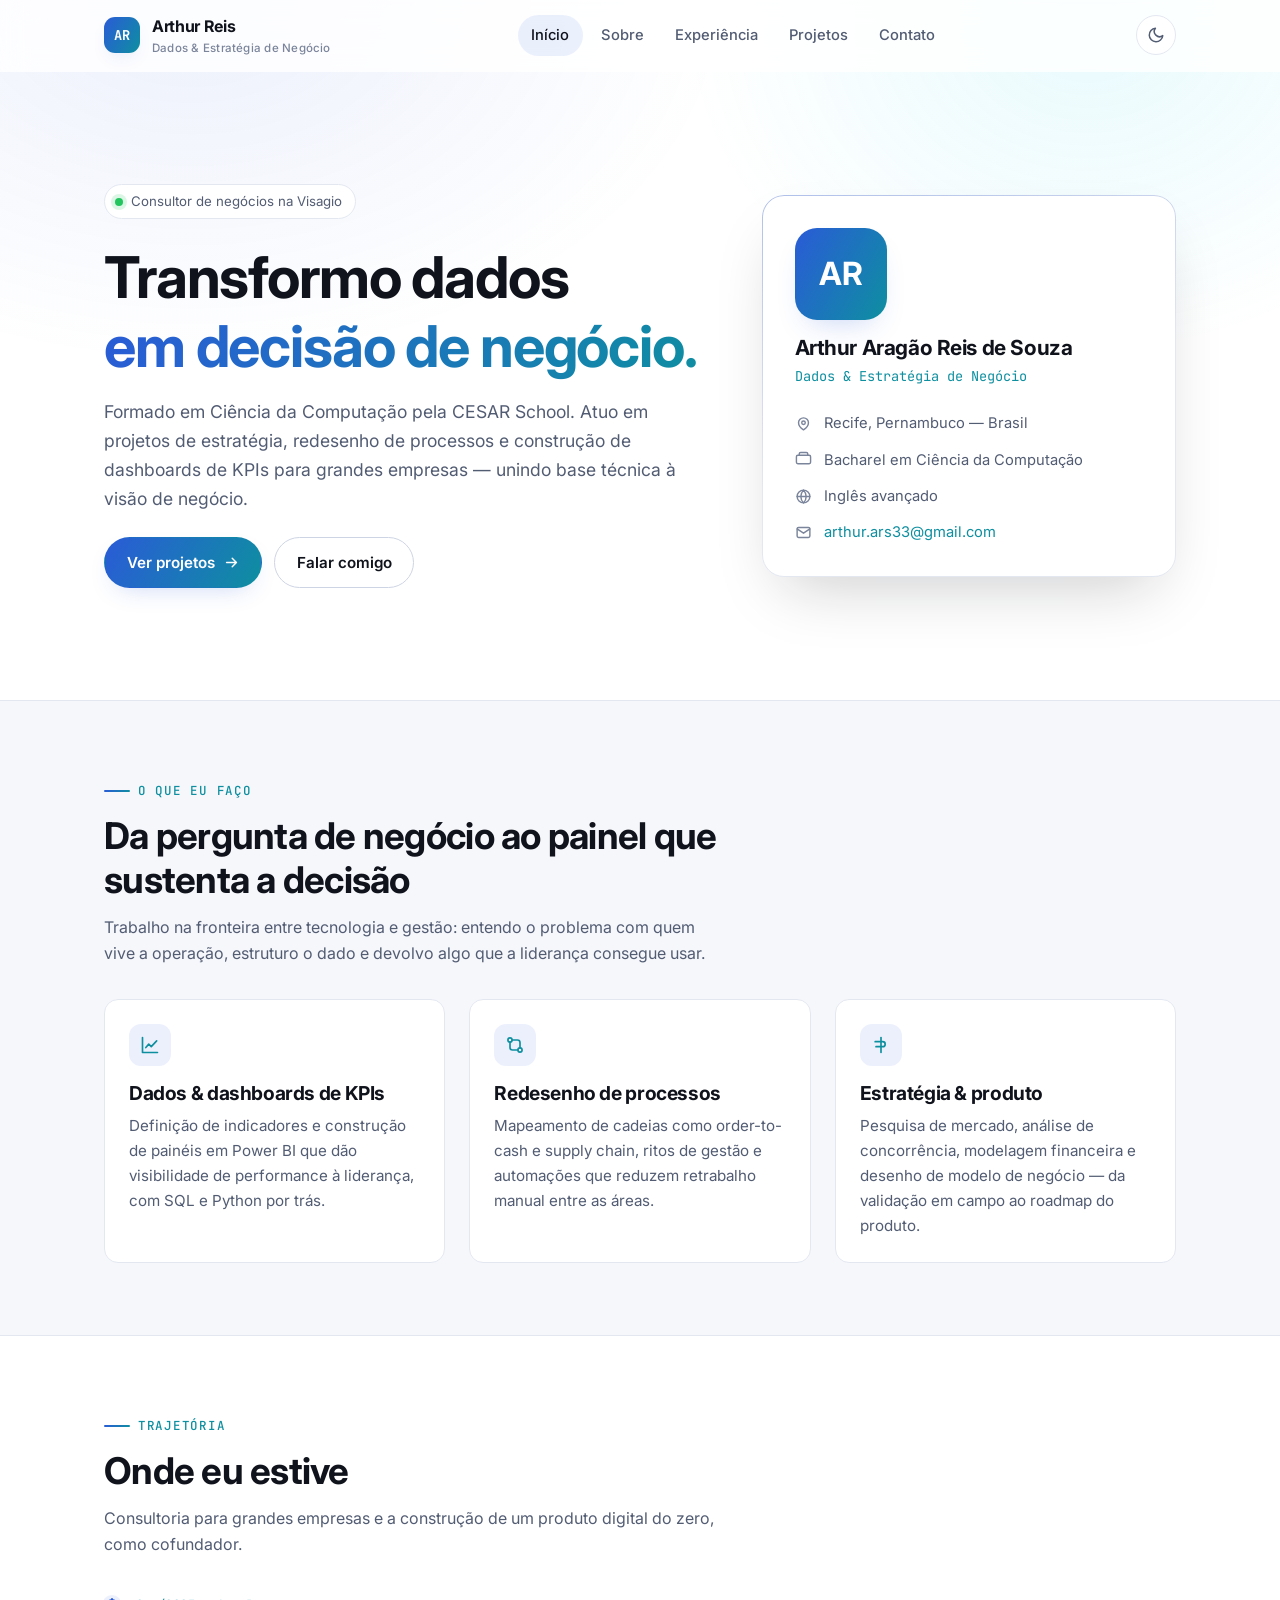
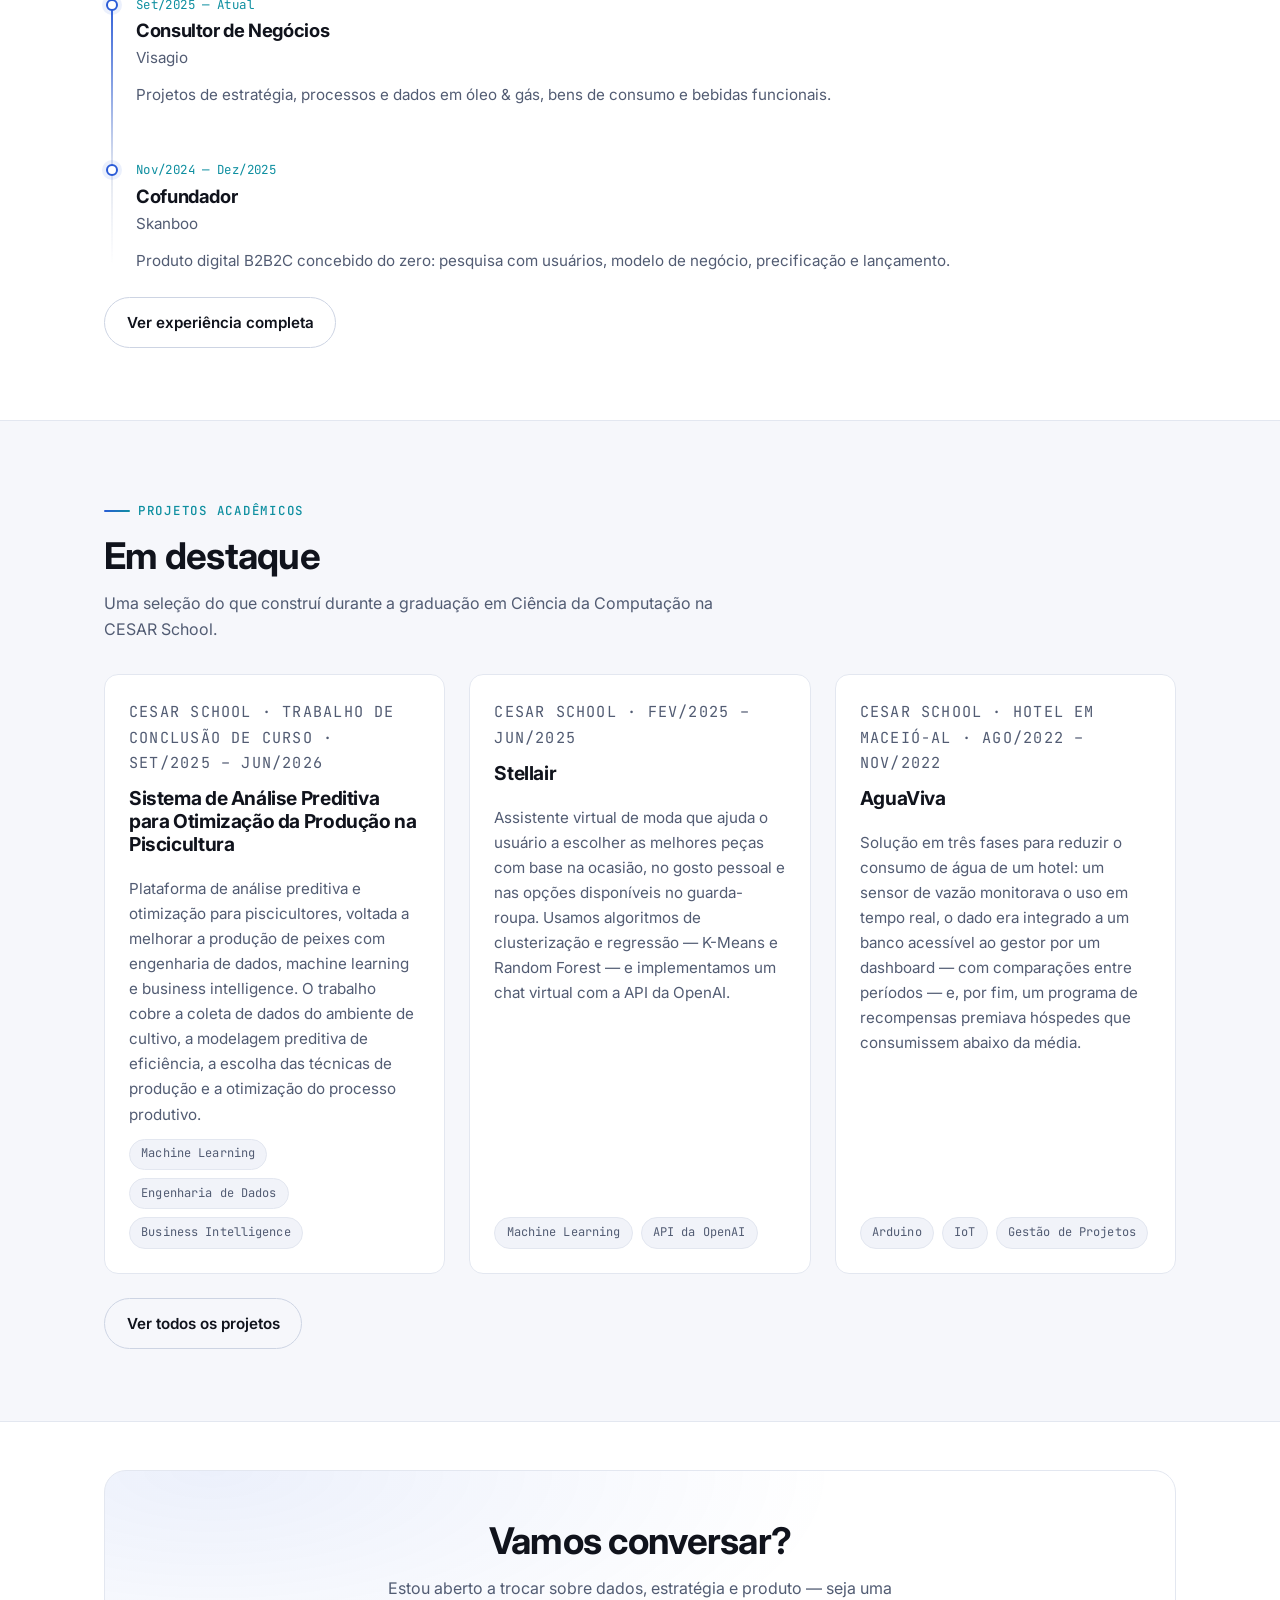
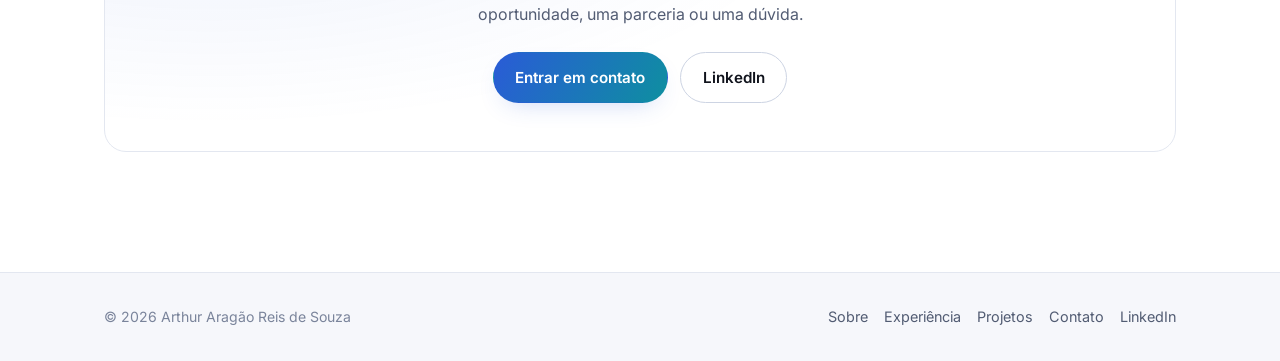
<file: index.html>
<!DOCTYPE html>
<html lang="pt-BR" data-theme="dark">
<head>
  <meta charset="UTF-8">
  <meta name="viewport" content="width=device-width, initial-scale=1.0">
  <title>Arthur Aragão Reis de Souza — Dados & Estratégia de Negócio</title>
  <meta name="description" content="Portfólio de Arthur Aragão Reis de Souza: cientista da computação pela CESAR School, consultor de negócios em estratégia, redesenho de processos e dashboards de KPIs.">
  <meta name="author" content="Arthur Aragão Reis de Souza">
  <meta property="og:title" content="Arthur Aragão Reis de Souza — Dados & Estratégia de Negócio">
  <meta property="og:description" content="Base técnica em Ciência da Computação unida à visão de negócio para transformar dados em decisão.">
  <meta property="og:type" content="website">
  <link rel="icon" href="data:image/svg+xml,<svg xmlns='http://www.w3.org/2000/svg' viewBox='0 0 100 100'><rect width='100' height='100' rx='22' fill='%234c7dff'/><text x='50' y='68' font-family='Segoe UI,Arial' font-size='52' font-weight='700' fill='white' text-anchor='middle'>AR</text></svg>">
  <link rel="preconnect" href="https://fonts.googleapis.com">
  <link rel="preconnect" href="https://fonts.gstatic.com" crossorigin>
  <link href="https://fonts.googleapis.com/css2?family=Inter:wght@400;500;600;700&family=JetBrains+Mono:wght@400;500&display=swap" rel="stylesheet">
  <link rel="stylesheet" href="assets/css/style.css">
  <!-- Aplica o tema antes da primeira pintura, evitando piscada de cor. -->
  <script>
    (function () {
      try {
        var t = localStorage.getItem("portfolio-tema");
        if (t !== "dark" && t !== "light") {
          t = matchMedia("(prefers-color-scheme: light)").matches ? "light" : "dark";
        }
        document.documentElement.setAttribute("data-theme", t);
      } catch (e) { /* localStorage bloqueado: mantém o tema padrão */ }
    })();
  </script>
</head>
<body>
  <a class="skip-link" href="#conteudo">Pular para o conteúdo</a>

  <header class="site-header">
    <div class="container nav">
      <a class="brand" href="index.html">
        <span class="brand__mark" aria-hidden="true">AR</span>
        <span>
          <span class="brand__name">Arthur Reis</span>
          <span class="brand__role">Dados &amp; Estratégia de Negócio</span>
        </span>
      </a>

      <ul class="nav__menu" id="menu-principal">
        <li><a class="nav__link" href="index.html" aria-current="page">Início</a></li>
        <li><a class="nav__link" href="sobre.html">Sobre</a></li>
        <li><a class="nav__link" href="experiencia.html">Experiência</a></li>
        <li><a class="nav__link" href="projetos.html">Projetos</a></li>
        <li><a class="nav__link" href="contato.html">Contato</a></li>
      </ul>

      <div class="nav__actions">
        <button type="button" class="icon-btn theme-toggle" aria-label="Alternar tema">
          <svg class="icon-sun" viewBox="0 0 24 24" fill="none" stroke="currentColor" stroke-width="2" stroke-linecap="round" aria-hidden="true">
            <circle cx="12" cy="12" r="4"/><path d="M12 2v2m0 16v2M4.9 4.9l1.4 1.4m11.4 11.4 1.4 1.4M2 12h2m16 0h2M4.9 19.1l1.4-1.4M17.7 6.3l1.4-1.4"/>
          </svg>
          <svg class="icon-moon" viewBox="0 0 24 24" fill="none" stroke="currentColor" stroke-width="2" stroke-linecap="round" stroke-linejoin="round" aria-hidden="true">
            <path d="M21 12.8A9 9 0 1 1 11.2 3a7 7 0 0 0 9.8 9.8z"/>
          </svg>
        </button>

        <button type="button" class="icon-btn nav__toggle" aria-expanded="false" aria-controls="menu-principal" aria-label="Abrir menu">
          <svg viewBox="0 0 24 24" fill="none" stroke="currentColor" stroke-width="2" stroke-linecap="round" aria-hidden="true">
            <path d="M4 7h16M4 12h16M4 17h16"/>
          </svg>
        </button>
      </div>
    </div>
  </header>

  <main id="conteudo">

    <!-- ===== Hero ===== -->
    <section class="hero">
      <div class="container hero__grid">
        <div class="reveal">
          <span class="hero__status">
            <span class="dot" aria-hidden="true"></span>
            Consultor de negócios na Visagio
          </span>

          <h1>
            <span class="hero__title-line">Transformo dados</span>
            <span class="hero__title-line text-gradient">em decisão de negócio.</span>
          </h1>

          <p class="hero__desc">
            Formado em Ciência da Computação pela CESAR School. Atuo em projetos de
            estratégia, redesenho de processos e construção de dashboards de KPIs para
            grandes empresas — unindo base técnica à visão de negócio.
          </p>

          <div class="btn-row">
            <a class="btn btn--primary" href="projetos.html">
              Ver projetos
              <svg viewBox="0 0 24 24" fill="none" stroke="currentColor" stroke-width="2" stroke-linecap="round" stroke-linejoin="round" width="17" height="17" aria-hidden="true">
                <path d="M5 12h14M13 6l6 6-6 6"/>
              </svg>
            </a>
            <a class="btn btn--ghost" href="contato.html">Falar comigo</a>
          </div>
        </div>

        <aside class="profile-card reveal">
          <div class="profile-card__avatar" aria-hidden="true">AR</div>
          <h2>Arthur Aragão Reis de Souza</h2>
          <p class="profile-card__role">Dados &amp; Estratégia de Negócio</p>

          <ul class="profile-card__list">
            <li>
              <svg viewBox="0 0 24 24" fill="none" stroke="currentColor" stroke-width="2" stroke-linecap="round" stroke-linejoin="round" aria-hidden="true">
                <path d="M12 21s-7-4.5-7-10a7 7 0 1 1 14 0c0 5.5-7 10-7 10z"/><circle cx="12" cy="11" r="2.5"/>
              </svg>
              Recife, Pernambuco — Brasil
            </li>
            <li>
              <svg viewBox="0 0 24 24" fill="none" stroke="currentColor" stroke-width="2" stroke-linecap="round" stroke-linejoin="round" aria-hidden="true">
                <path d="M22 10v6a2 2 0 0 1-2 2H4a2 2 0 0 1-2-2V8a2 2 0 0 1 2-2h16a2 2 0 0 1 2 2z"/><path d="M6 6V4a2 2 0 0 1 2-2h8a2 2 0 0 1 2 2v2"/>
              </svg>
              Bacharel em Ciência da Computação
            </li>
            <li>
              <svg viewBox="0 0 24 24" fill="none" stroke="currentColor" stroke-width="2" stroke-linecap="round" stroke-linejoin="round" aria-hidden="true">
                <circle cx="12" cy="12" r="9"/><path d="M3 12h18M12 3c2.5 2.7 3.8 5.8 3.8 9S14.5 18.3 12 21c-2.5-2.7-3.8-5.8-3.8-9S9.5 5.7 12 3z"/>
              </svg>
              Inglês avançado
            </li>
            <li>
              <svg viewBox="0 0 24 24" fill="none" stroke="currentColor" stroke-width="2" stroke-linecap="round" stroke-linejoin="round" aria-hidden="true">
                <path d="M4 4h16v16H4z" opacity="0"/><path d="m3 7 9 6 9-6"/><rect x="3" y="5" width="18" height="14" rx="2"/>
              </svg>
              <a href="mailto:arthur.ars33@gmail.com">arthur.ars33@gmail.com</a>
            </li>
          </ul>
        </aside>
      </div>

    </section>

    <!-- ===== O que eu faço ===== -->
    <section class="section section--alt">
      <div class="container">
        <div class="section-head reveal">
          <span class="eyebrow">O que eu faço</span>
          <h2>Da pergunta de negócio ao painel que sustenta a decisão</h2>
          <p>
            Trabalho na fronteira entre tecnologia e gestão: entendo o problema com quem
            vive a operação, estruturo o dado e devolvo algo que a liderança consegue usar.
          </p>
        </div>

        <div class="grid grid--3">
          <article class="card reveal">
            <div class="card__icon" aria-hidden="true">
              <svg viewBox="0 0 24 24" fill="none" stroke="currentColor" stroke-width="2" stroke-linecap="round" stroke-linejoin="round">
                <path d="M3 3v18h18"/><path d="M7 15l3.5-4 3 3L20 7"/>
              </svg>
            </div>
            <h3>Dados &amp; dashboards de KPIs</h3>
            <p>
              Definição de indicadores e construção de painéis em Power BI que dão
              visibilidade de performance à liderança, com SQL e Python por trás.
            </p>
          </article>

          <article class="card reveal">
            <div class="card__icon" aria-hidden="true">
              <svg viewBox="0 0 24 24" fill="none" stroke="currentColor" stroke-width="2" stroke-linecap="round" stroke-linejoin="round">
                <circle cx="6" cy="6" r="2.5"/><circle cx="18" cy="18" r="2.5"/><path d="M8.5 6H15a3 3 0 0 1 3 3v6.5"/><path d="M6 8.5V15a3 3 0 0 0 3 3h6.5"/>
              </svg>
            </div>
            <h3>Redesenho de processos</h3>
            <p>
              Mapeamento de cadeias como order-to-cash e supply chain, ritos de gestão e
              automações que reduzem retrabalho manual entre as áreas.
            </p>
          </article>

          <article class="card reveal">
            <div class="card__icon" aria-hidden="true">
              <svg viewBox="0 0 24 24" fill="none" stroke="currentColor" stroke-width="2" stroke-linecap="round" stroke-linejoin="round">
                <path d="M12 3v18"/><path d="M5 8h9a3 3 0 0 1 0 6H6"/>
              </svg>
            </div>
            <h3>Estratégia &amp; produto</h3>
            <p>
              Pesquisa de mercado, análise de concorrência, modelagem financeira e desenho
              de modelo de negócio — da validação em campo ao roadmap do produto.
            </p>
          </article>
        </div>
      </div>
    </section>

    <!-- ===== Experiência resumida ===== -->
    <section class="section">
      <div class="container">
        <div class="section-head reveal">
          <span class="eyebrow">Trajetória</span>
          <h2>Onde eu estive</h2>
          <p>
            Consultoria para grandes empresas e a construção de um produto digital do zero,
            como cofundador.
          </p>
        </div>

        <ul class="timeline">
          <li class="timeline__item reveal">
            <span class="timeline__period">Set/2025 — Atual</span>
            <h3 class="timeline__title">Consultor de Negócios</h3>
            <span class="timeline__org">Visagio</span>
            <div class="timeline__body">
              <p>
                Projetos de estratégia, processos e dados em óleo &amp; gás, bens de consumo
                e bebidas funcionais.
              </p>
            </div>
          </li>

          <li class="timeline__item reveal">
            <span class="timeline__period">Nov/2024 — Dez/2025</span>
            <h3 class="timeline__title">Cofundador</h3>
            <span class="timeline__org">Skanboo</span>
            <div class="timeline__body">
              <p>
                Produto digital B2B2C concebido do zero: pesquisa com usuários, modelo de
                negócio, precificação e lançamento.
              </p>
            </div>
          </li>
        </ul>

        <div class="btn-row reveal">
          <a class="btn btn--ghost" href="experiencia.html">Ver experiência completa</a>
        </div>
      </div>
    </section>

    <!-- ===== Projetos em destaque ===== -->
    <section class="section section--alt">
      <div class="container">
        <div class="section-head reveal">
          <span class="eyebrow">Projetos acadêmicos</span>
          <h2>Em destaque</h2>
          <p>
            Uma seleção do que construí durante a graduação em Ciência da Computação na
            CESAR School.
          </p>
        </div>

        <ul class="projects" data-projetos-destaque></ul>

        <div class="btn-row reveal">
          <a class="btn btn--ghost" href="projetos.html">Ver todos os projetos</a>
        </div>
      </div>
    </section>

    <!-- ===== Chamada final ===== -->
    <section class="section section--tight">
      <div class="container">
        <div class="cta reveal">
          <h2>Vamos conversar?</h2>
          <p>
            Estou aberto a trocar sobre dados, estratégia e produto — seja uma oportunidade,
            uma parceria ou uma dúvida.
          </p>
          <div class="btn-row">
            <a class="btn btn--primary" href="contato.html">Entrar em contato</a>
            <a class="btn btn--ghost" href="https://www.linkedin.com/in/arthur-a-reis" target="_blank" rel="noopener noreferrer">LinkedIn</a>
          </div>
        </div>
      </div>
    </section>

  </main>

  <footer class="site-footer">
    <div class="container footer__inner">
      <p class="footer__copy">© <span data-ano>2026</span> Arthur Aragão Reis de Souza</p>
      <ul class="footer__links">
        <li><a href="sobre.html">Sobre</a></li>
        <li><a href="experiencia.html">Experiência</a></li>
        <li><a href="projetos.html">Projetos</a></li>
        <li><a href="contato.html">Contato</a></li>
        <li><a href="https://www.linkedin.com/in/arthur-a-reis" target="_blank" rel="noopener noreferrer">LinkedIn</a></li>
      </ul>
    </div>
  </footer>

  <script src="assets/js/projetos.js"></script>
  <script src="assets/js/main.js"></script>
</body>
</html>
</file>
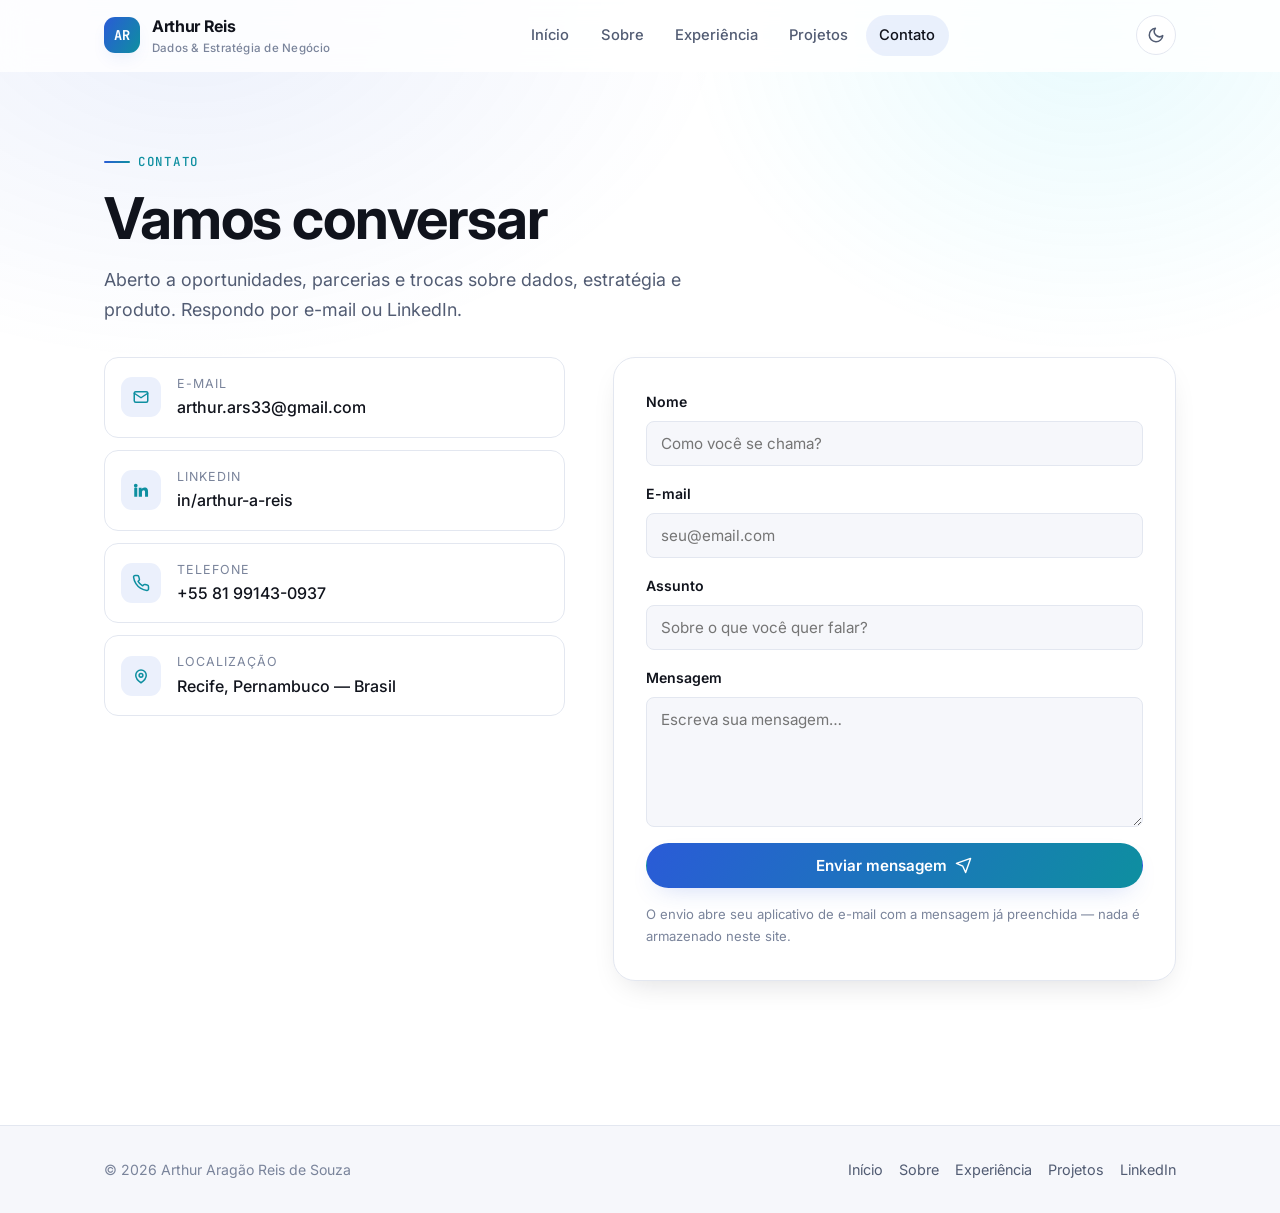
<file: contato.html>
<!DOCTYPE html>
<html lang="pt-BR" data-theme="dark">
<head>
  <meta charset="UTF-8">
  <meta name="viewport" content="width=device-width, initial-scale=1.0">
  <title>Contato — Arthur Aragão Reis de Souza</title>
  <meta name="description" content="Fale com Arthur Aragão Reis de Souza — e-mail, LinkedIn e telefone.">
  <link rel="icon" href="data:image/svg+xml,<svg xmlns='http://www.w3.org/2000/svg' viewBox='0 0 100 100'><rect width='100' height='100' rx='22' fill='%234c7dff'/><text x='50' y='68' font-family='Segoe UI,Arial' font-size='52' font-weight='700' fill='white' text-anchor='middle'>AR</text></svg>">
  <link rel="preconnect" href="https://fonts.googleapis.com">
  <link rel="preconnect" href="https://fonts.gstatic.com" crossorigin>
  <link href="https://fonts.googleapis.com/css2?family=Inter:wght@400;500;600;700&family=JetBrains+Mono:wght@400;500&display=swap" rel="stylesheet">
  <link rel="stylesheet" href="assets/css/style.css">
  <!-- Aplica o tema antes da primeira pintura, evitando piscada de cor. -->
  <script>
    (function () {
      try {
        var t = localStorage.getItem("portfolio-tema");
        if (t !== "dark" && t !== "light") {
          t = matchMedia("(prefers-color-scheme: light)").matches ? "light" : "dark";
        }
        document.documentElement.setAttribute("data-theme", t);
      } catch (e) { /* localStorage bloqueado: mantém o tema padrão */ }
    })();
  </script>
</head>
<body>
  <a class="skip-link" href="#conteudo">Pular para o conteúdo</a>

  <header class="site-header">
    <div class="container nav">
      <a class="brand" href="index.html">
        <span class="brand__mark" aria-hidden="true">AR</span>
        <span>
          <span class="brand__name">Arthur Reis</span>
          <span class="brand__role">Dados &amp; Estratégia de Negócio</span>
        </span>
      </a>

      <ul class="nav__menu" id="menu-principal">
        <li><a class="nav__link" href="index.html">Início</a></li>
        <li><a class="nav__link" href="sobre.html">Sobre</a></li>
        <li><a class="nav__link" href="experiencia.html">Experiência</a></li>
        <li><a class="nav__link" href="projetos.html">Projetos</a></li>
        <li><a class="nav__link" href="contato.html" aria-current="page">Contato</a></li>
      </ul>

      <div class="nav__actions">
        <button type="button" class="icon-btn theme-toggle" aria-label="Alternar tema">
          <svg class="icon-sun" viewBox="0 0 24 24" fill="none" stroke="currentColor" stroke-width="2" stroke-linecap="round" aria-hidden="true">
            <circle cx="12" cy="12" r="4"/><path d="M12 2v2m0 16v2M4.9 4.9l1.4 1.4m11.4 11.4 1.4 1.4M2 12h2m16 0h2M4.9 19.1l1.4-1.4M17.7 6.3l1.4-1.4"/>
          </svg>
          <svg class="icon-moon" viewBox="0 0 24 24" fill="none" stroke="currentColor" stroke-width="2" stroke-linecap="round" stroke-linejoin="round" aria-hidden="true">
            <path d="M21 12.8A9 9 0 1 1 11.2 3a7 7 0 0 0 9.8 9.8z"/>
          </svg>
        </button>

        <button type="button" class="icon-btn nav__toggle" aria-expanded="false" aria-controls="menu-principal" aria-label="Abrir menu">
          <svg viewBox="0 0 24 24" fill="none" stroke="currentColor" stroke-width="2" stroke-linecap="round" aria-hidden="true">
            <path d="M4 7h16M4 12h16M4 17h16"/>
          </svg>
        </button>
      </div>
    </div>
  </header>

  <main id="conteudo">

    <section class="section">
      <div class="container">
        <div class="section-head reveal">
          <span class="eyebrow">Contato</span>
          <h1>Vamos conversar</h1>
          <p class="lead">
            Aberto a oportunidades, parcerias e trocas sobre dados, estratégia e produto.
            Respondo por e-mail ou LinkedIn.
          </p>
        </div>

        <div class="contact-grid">

          <ul class="contact-list reveal">
            <li>
              <a class="contact-item" href="mailto:arthur.ars33@gmail.com">
                <span class="contact-item__icon" aria-hidden="true">
                  <svg viewBox="0 0 24 24" fill="none" stroke="currentColor" stroke-width="2" stroke-linecap="round" stroke-linejoin="round">
                    <rect x="3" y="5" width="18" height="14" rx="2"/><path d="m3 7 9 6 9-6"/>
                  </svg>
                </span>
                <span>
                  <span class="contact-item__label">E-mail</span>
                  <span class="contact-item__value">arthur.ars33@gmail.com</span>
                </span>
              </a>
            </li>

            <li>
              <a class="contact-item" href="https://www.linkedin.com/in/arthur-a-reis" target="_blank" rel="noopener noreferrer">
                <span class="contact-item__icon" aria-hidden="true">
                  <svg viewBox="0 0 24 24" fill="currentColor">
                    <path d="M4.98 3.5a2.5 2.5 0 1 0 0 5 2.5 2.5 0 0 0 0-5zM3 9h4v12H3zM9 9h3.8v1.7h.05c.53-.95 1.83-1.95 3.77-1.95 4.03 0 4.78 2.5 4.78 5.76V21h-4v-5.6c0-1.33-.03-3.05-1.9-3.05-1.9 0-2.2 1.45-2.2 2.95V21H9z"/>
                  </svg>
                </span>
                <span>
                  <span class="contact-item__label">LinkedIn</span>
                  <span class="contact-item__value">in/arthur-a-reis</span>
                </span>
              </a>
            </li>

            <li>
              <a class="contact-item" href="tel:+5581991430937">
                <span class="contact-item__icon" aria-hidden="true">
                  <svg viewBox="0 0 24 24" fill="none" stroke="currentColor" stroke-width="2" stroke-linecap="round" stroke-linejoin="round">
                    <path d="M22 16.9v3a2 2 0 0 1-2.2 2 19.8 19.8 0 0 1-8.6-3.1 19.5 19.5 0 0 1-6-6A19.8 19.8 0 0 1 2.1 4.2 2 2 0 0 1 4.1 2h3a2 2 0 0 1 2 1.7c.1.9.4 1.9.7 2.8a2 2 0 0 1-.5 2.1L8.1 9.8a16 16 0 0 0 6 6l1.2-1.2a2 2 0 0 1 2.1-.5c.9.3 1.9.6 2.8.7a2 2 0 0 1 1.8 2.1z"/>
                  </svg>
                </span>
                <span>
                  <span class="contact-item__label">Telefone</span>
                  <span class="contact-item__value">+55 81 99143-0937</span>
                </span>
              </a>
            </li>

            <li>
              <div class="contact-item">
                <span class="contact-item__icon" aria-hidden="true">
                  <svg viewBox="0 0 24 24" fill="none" stroke="currentColor" stroke-width="2" stroke-linecap="round" stroke-linejoin="round">
                    <path d="M12 21s-7-4.5-7-10a7 7 0 1 1 14 0c0 5.5-7 10-7 10z"/><circle cx="12" cy="11" r="2.5"/>
                  </svg>
                </span>
                <span>
                  <span class="contact-item__label">Localização</span>
                  <span class="contact-item__value">Recife, Pernambuco — Brasil</span>
                </span>
              </div>
            </li>
          </ul>

          <form class="form reveal" data-form-contato="arthur.ars33@gmail.com">
            <div class="field">
              <label for="nome">Nome</label>
              <input type="text" id="nome" name="nome" required autocomplete="name" placeholder="Como você se chama?">
            </div>

            <div class="field">
              <label for="email">E-mail</label>
              <input type="email" id="email" name="email" required autocomplete="email" placeholder="seu@email.com">
            </div>

            <div class="field">
              <label for="assunto">Assunto</label>
              <input type="text" id="assunto" name="assunto" placeholder="Sobre o que você quer falar?">
            </div>

            <div class="field">
              <label for="mensagem">Mensagem</label>
              <textarea id="mensagem" name="mensagem" required placeholder="Escreva sua mensagem…"></textarea>
            </div>

            <button type="submit" class="btn btn--primary">
              Enviar mensagem
              <svg viewBox="0 0 24 24" fill="none" stroke="currentColor" stroke-width="2" stroke-linecap="round" stroke-linejoin="round" width="17" height="17" aria-hidden="true">
                <path d="m22 2-7 20-4-9-9-4z"/>
              </svg>
            </button>

            <p class="form__hint" data-form-status>
              O envio abre seu aplicativo de e-mail com a mensagem já preenchida — nada é
              armazenado neste site.
            </p>
          </form>

        </div>
      </div>
    </section>

  </main>

  <footer class="site-footer">
    <div class="container footer__inner">
      <p class="footer__copy">© <span data-ano>2026</span> Arthur Aragão Reis de Souza</p>
      <ul class="footer__links">
        <li><a href="index.html">Início</a></li>
        <li><a href="sobre.html">Sobre</a></li>
        <li><a href="experiencia.html">Experiência</a></li>
        <li><a href="projetos.html">Projetos</a></li>
        <li><a href="https://www.linkedin.com/in/arthur-a-reis" target="_blank" rel="noopener noreferrer">LinkedIn</a></li>
      </ul>
    </div>
  </footer>

  <script src="assets/js/projetos.js"></script>
  <script src="assets/js/main.js"></script>
</body>
</html>
</file>
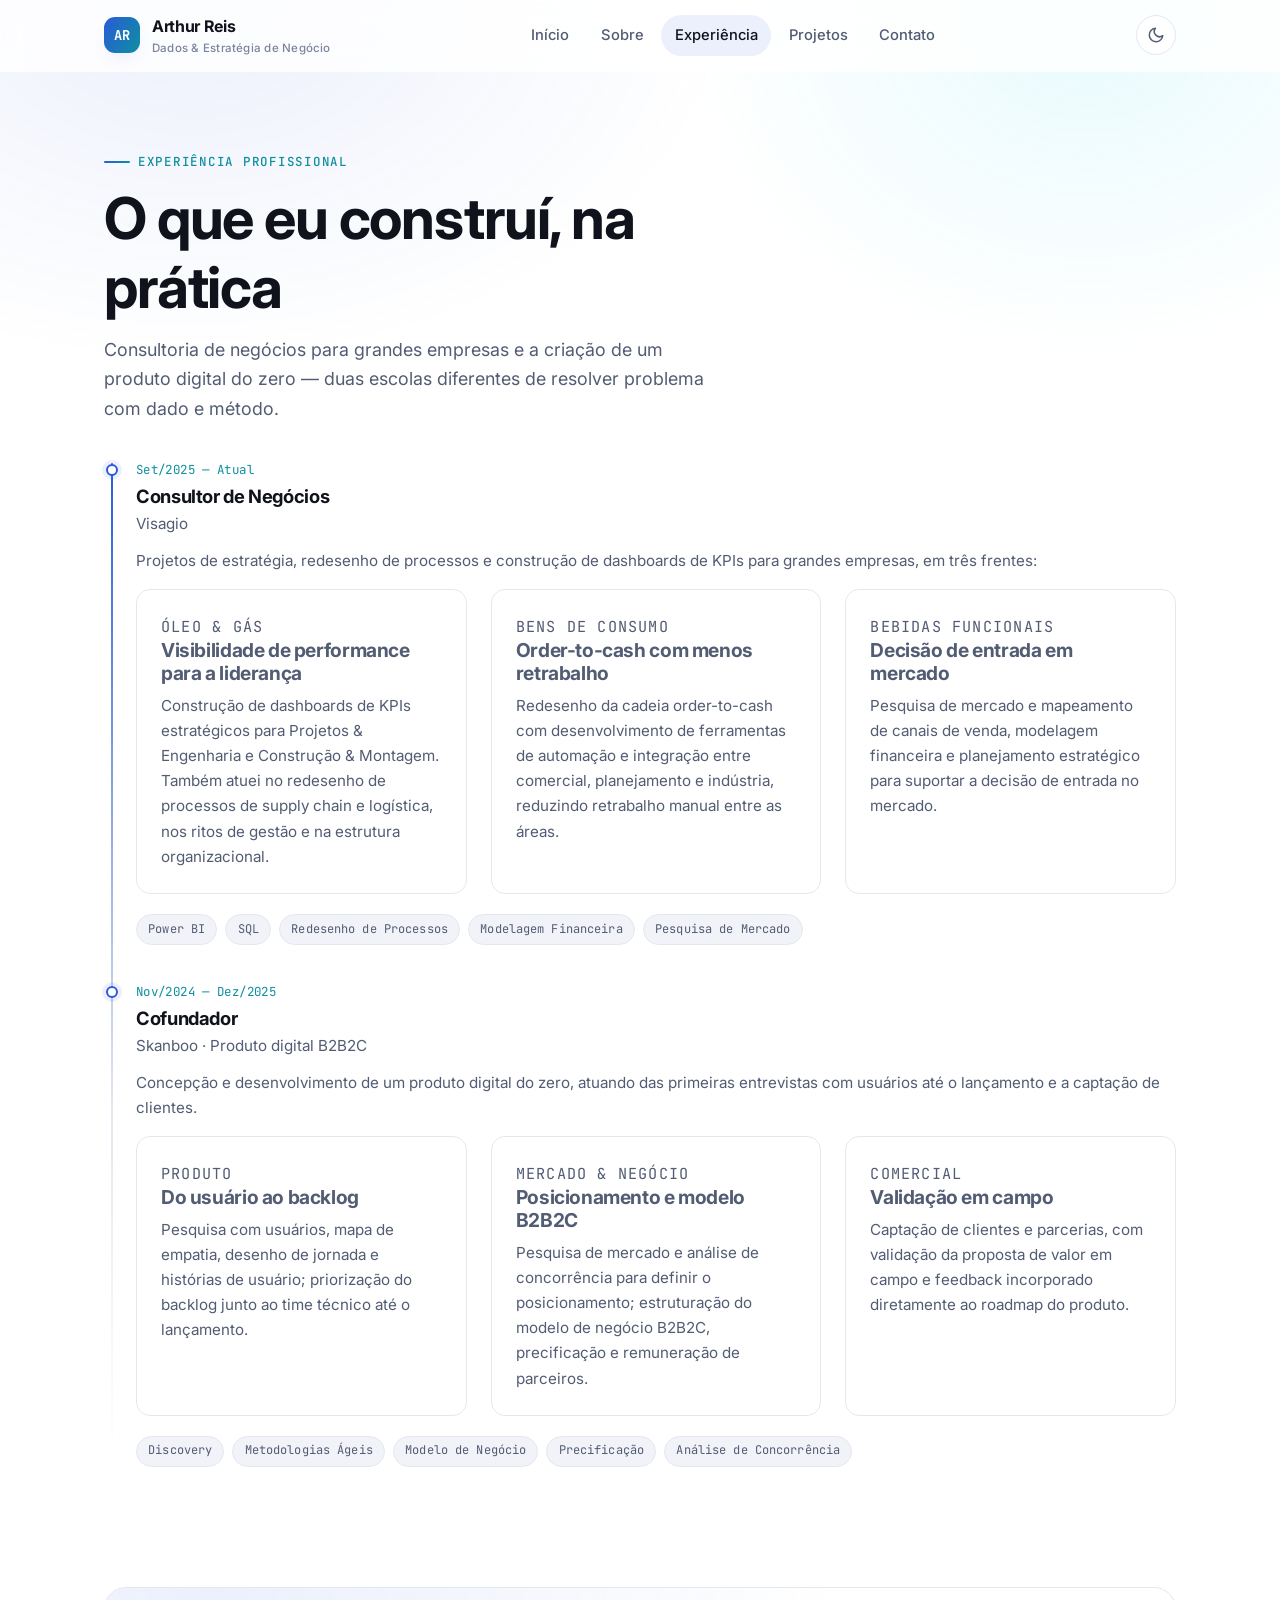
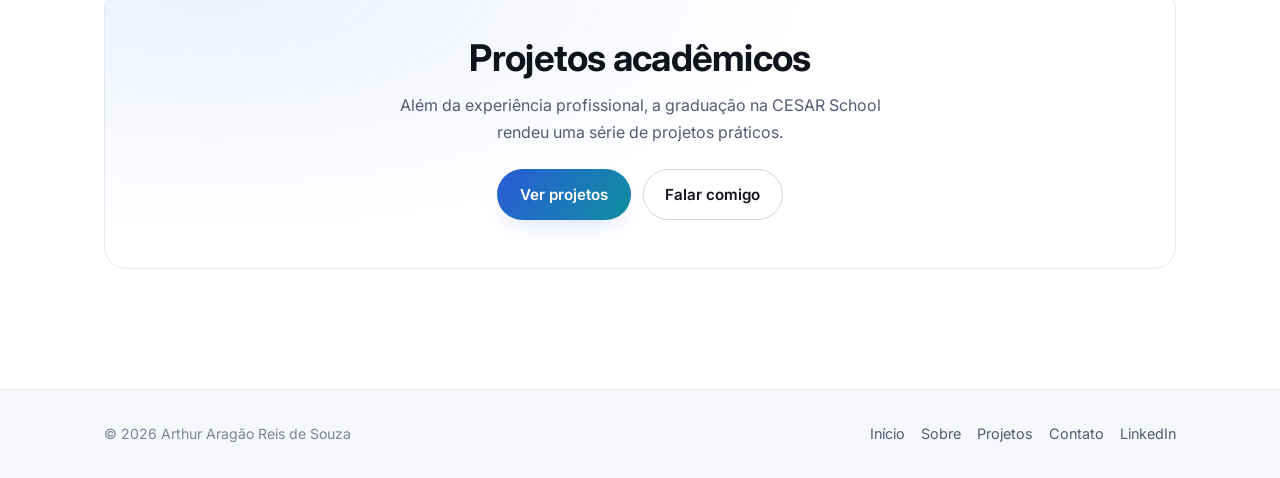
<file: experiencia.html>
<!DOCTYPE html>
<html lang="pt-BR" data-theme="dark">
<head>
  <meta charset="UTF-8">
  <meta name="viewport" content="width=device-width, initial-scale=1.0">
  <title>Experiência — Arthur Aragão Reis de Souza</title>
  <meta name="description" content="Experiência profissional de Arthur Aragão Reis de Souza: consultoria de negócios na Visagio e cofundação do produto digital B2B2C Skanboo.">
  <link rel="icon" href="data:image/svg+xml,<svg xmlns='http://www.w3.org/2000/svg' viewBox='0 0 100 100'><rect width='100' height='100' rx='22' fill='%234c7dff'/><text x='50' y='68' font-family='Segoe UI,Arial' font-size='52' font-weight='700' fill='white' text-anchor='middle'>AR</text></svg>">
  <link rel="preconnect" href="https://fonts.googleapis.com">
  <link rel="preconnect" href="https://fonts.gstatic.com" crossorigin>
  <link href="https://fonts.googleapis.com/css2?family=Inter:wght@400;500;600;700&family=JetBrains+Mono:wght@400;500&display=swap" rel="stylesheet">
  <link rel="stylesheet" href="assets/css/style.css">
  <!-- Aplica o tema antes da primeira pintura, evitando piscada de cor. -->
  <script>
    (function () {
      try {
        var t = localStorage.getItem("portfolio-tema");
        if (t !== "dark" && t !== "light") {
          t = matchMedia("(prefers-color-scheme: light)").matches ? "light" : "dark";
        }
        document.documentElement.setAttribute("data-theme", t);
      } catch (e) { /* localStorage bloqueado: mantém o tema padrão */ }
    })();
  </script>
</head>
<body>
  <a class="skip-link" href="#conteudo">Pular para o conteúdo</a>

  <header class="site-header">
    <div class="container nav">
      <a class="brand" href="index.html">
        <span class="brand__mark" aria-hidden="true">AR</span>
        <span>
          <span class="brand__name">Arthur Reis</span>
          <span class="brand__role">Dados &amp; Estratégia de Negócio</span>
        </span>
      </a>

      <ul class="nav__menu" id="menu-principal">
        <li><a class="nav__link" href="index.html">Início</a></li>
        <li><a class="nav__link" href="sobre.html">Sobre</a></li>
        <li><a class="nav__link" href="experiencia.html" aria-current="page">Experiência</a></li>
        <li><a class="nav__link" href="projetos.html">Projetos</a></li>
        <li><a class="nav__link" href="contato.html">Contato</a></li>
      </ul>

      <div class="nav__actions">
        <button type="button" class="icon-btn theme-toggle" aria-label="Alternar tema">
          <svg class="icon-sun" viewBox="0 0 24 24" fill="none" stroke="currentColor" stroke-width="2" stroke-linecap="round" aria-hidden="true">
            <circle cx="12" cy="12" r="4"/><path d="M12 2v2m0 16v2M4.9 4.9l1.4 1.4m11.4 11.4 1.4 1.4M2 12h2m16 0h2M4.9 19.1l1.4-1.4M17.7 6.3l1.4-1.4"/>
          </svg>
          <svg class="icon-moon" viewBox="0 0 24 24" fill="none" stroke="currentColor" stroke-width="2" stroke-linecap="round" stroke-linejoin="round" aria-hidden="true">
            <path d="M21 12.8A9 9 0 1 1 11.2 3a7 7 0 0 0 9.8 9.8z"/>
          </svg>
        </button>

        <button type="button" class="icon-btn nav__toggle" aria-expanded="false" aria-controls="menu-principal" aria-label="Abrir menu">
          <svg viewBox="0 0 24 24" fill="none" stroke="currentColor" stroke-width="2" stroke-linecap="round" aria-hidden="true">
            <path d="M4 7h16M4 12h16M4 17h16"/>
          </svg>
        </button>
      </div>
    </div>
  </header>

  <main id="conteudo">

    <section class="section">
      <div class="container">
        <div class="section-head reveal">
          <span class="eyebrow">Experiência profissional</span>
          <h1>O que eu construí, na prática</h1>
          <p class="lead">
            Consultoria de negócios para grandes empresas e a criação de um produto digital
            do zero — duas escolas diferentes de resolver problema com dado e método.
          </p>
        </div>

        <ul class="timeline">

          <!-- ===== Visagio ===== -->
          <li class="timeline__item reveal">
            <span class="timeline__period">Set/2025 — Atual</span>
            <h3 class="timeline__title">Consultor de Negócios</h3>
            <span class="timeline__org">Visagio</span>

            <div class="timeline__body">
              <p>
                Projetos de estratégia, redesenho de processos e construção de dashboards
                de KPIs para grandes empresas, em três frentes:
              </p>

              <div class="grid grid--3">
                <article class="card">
                  <p class="project__meta">Óleo &amp; Gás</p>
                  <h3>Visibilidade de performance para a liderança</h3>
                  <p>
                    Construção de dashboards de KPIs estratégicos para Projetos &amp;
                    Engenharia e Construção &amp; Montagem. Também atuei no redesenho de
                    processos de supply chain e logística, nos ritos de gestão e na
                    estrutura organizacional.
                  </p>
                </article>

                <article class="card">
                  <p class="project__meta">Bens de Consumo</p>
                  <h3>Order-to-cash com menos retrabalho</h3>
                  <p>
                    Redesenho da cadeia order-to-cash com desenvolvimento de ferramentas de
                    automação e integração entre comercial, planejamento e indústria,
                    reduzindo retrabalho manual entre as áreas.
                  </p>
                </article>

                <article class="card">
                  <p class="project__meta">Bebidas Funcionais</p>
                  <h3>Decisão de entrada em mercado</h3>
                  <p>
                    Pesquisa de mercado e mapeamento de canais de venda, modelagem
                    financeira e planejamento estratégico para suportar a decisão de
                    entrada no mercado.
                  </p>
                </article>
              </div>

              <ul class="tag-list" style="margin-top: 1.25rem;">
                <li class="tag">Power BI</li>
                <li class="tag">SQL</li>
                <li class="tag">Redesenho de Processos</li>
                <li class="tag">Modelagem Financeira</li>
                <li class="tag">Pesquisa de Mercado</li>
              </ul>
            </div>
          </li>

          <!-- ===== Skanboo ===== -->
          <li class="timeline__item reveal">
            <span class="timeline__period">Nov/2024 — Dez/2025</span>
            <h3 class="timeline__title">Cofundador</h3>
            <span class="timeline__org">Skanboo · Produto digital B2B2C</span>

            <div class="timeline__body">
              <p>
                Concepção e desenvolvimento de um produto digital do zero, atuando das
                primeiras entrevistas com usuários até o lançamento e a captação de
                clientes.
              </p>

              <div class="grid grid--3">
                <article class="card">
                  <p class="project__meta">Produto</p>
                  <h3>Do usuário ao backlog</h3>
                  <p>
                    Pesquisa com usuários, mapa de empatia, desenho de jornada e histórias
                    de usuário; priorização do backlog junto ao time técnico até o
                    lançamento.
                  </p>
                </article>

                <article class="card">
                  <p class="project__meta">Mercado &amp; Negócio</p>
                  <h3>Posicionamento e modelo B2B2C</h3>
                  <p>
                    Pesquisa de mercado e análise de concorrência para definir o
                    posicionamento; estruturação do modelo de negócio B2B2C, precificação e
                    remuneração de parceiros.
                  </p>
                </article>

                <article class="card">
                  <p class="project__meta">Comercial</p>
                  <h3>Validação em campo</h3>
                  <p>
                    Captação de clientes e parcerias, com validação da proposta de valor em
                    campo e feedback incorporado diretamente ao roadmap do produto.
                  </p>
                </article>
              </div>

              <ul class="tag-list" style="margin-top: 1.25rem;">
                <li class="tag">Discovery</li>
                <li class="tag">Metodologias Ágeis</li>
                <li class="tag">Modelo de Negócio</li>
                <li class="tag">Precificação</li>
                <li class="tag">Análise de Concorrência</li>
              </ul>
            </div>
          </li>

        </ul>
      </div>
    </section>

    <section class="section section--tight">
      <div class="container">
        <div class="cta reveal">
          <h2>Projetos acadêmicos</h2>
          <p>
            Além da experiência profissional, a graduação na CESAR School rendeu uma série
            de projetos práticos.
          </p>
          <div class="btn-row">
            <a class="btn btn--primary" href="projetos.html">Ver projetos</a>
            <a class="btn btn--ghost" href="contato.html">Falar comigo</a>
          </div>
        </div>
      </div>
    </section>

  </main>

  <footer class="site-footer">
    <div class="container footer__inner">
      <p class="footer__copy">© <span data-ano>2026</span> Arthur Aragão Reis de Souza</p>
      <ul class="footer__links">
        <li><a href="index.html">Início</a></li>
        <li><a href="sobre.html">Sobre</a></li>
        <li><a href="projetos.html">Projetos</a></li>
        <li><a href="contato.html">Contato</a></li>
        <li><a href="https://www.linkedin.com/in/arthur-a-reis" target="_blank" rel="noopener noreferrer">LinkedIn</a></li>
      </ul>
    </div>
  </footer>

  <script src="assets/js/projetos.js"></script>
  <script src="assets/js/main.js"></script>
</body>
</html>
</file>
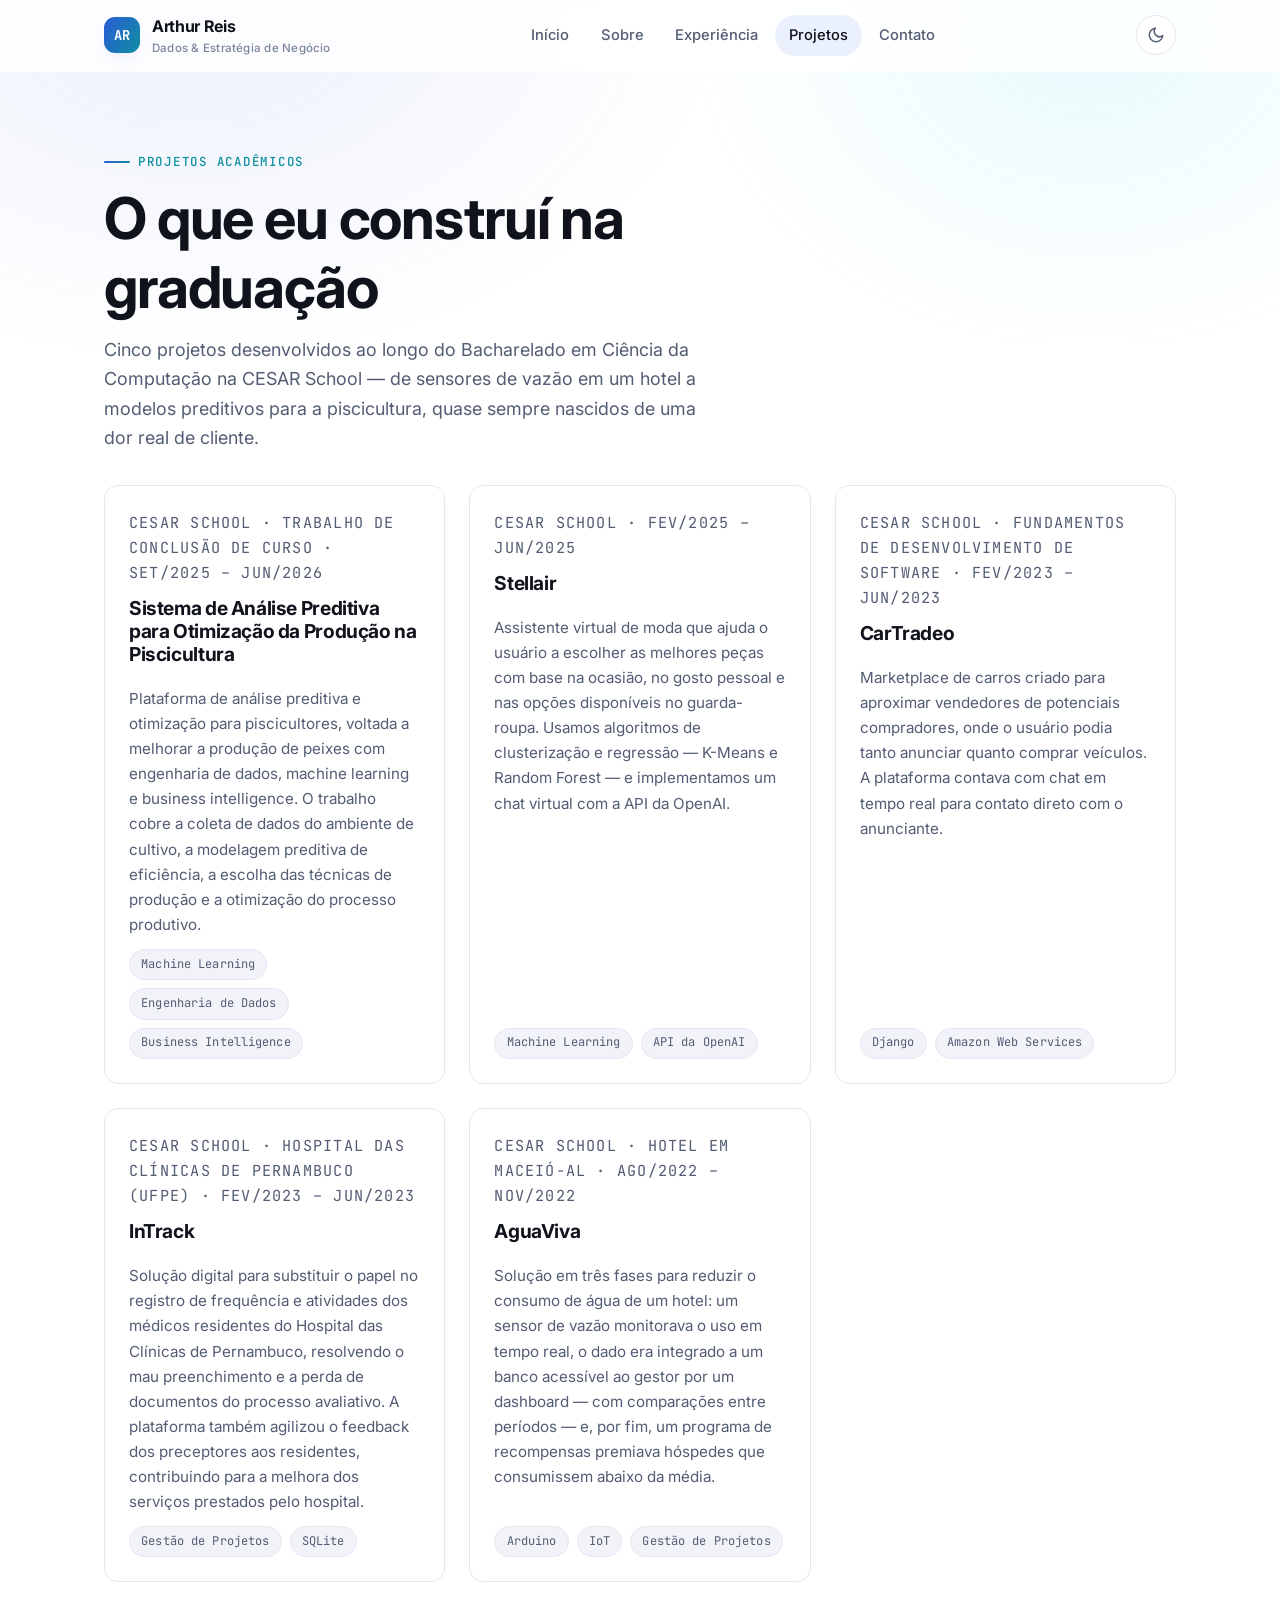
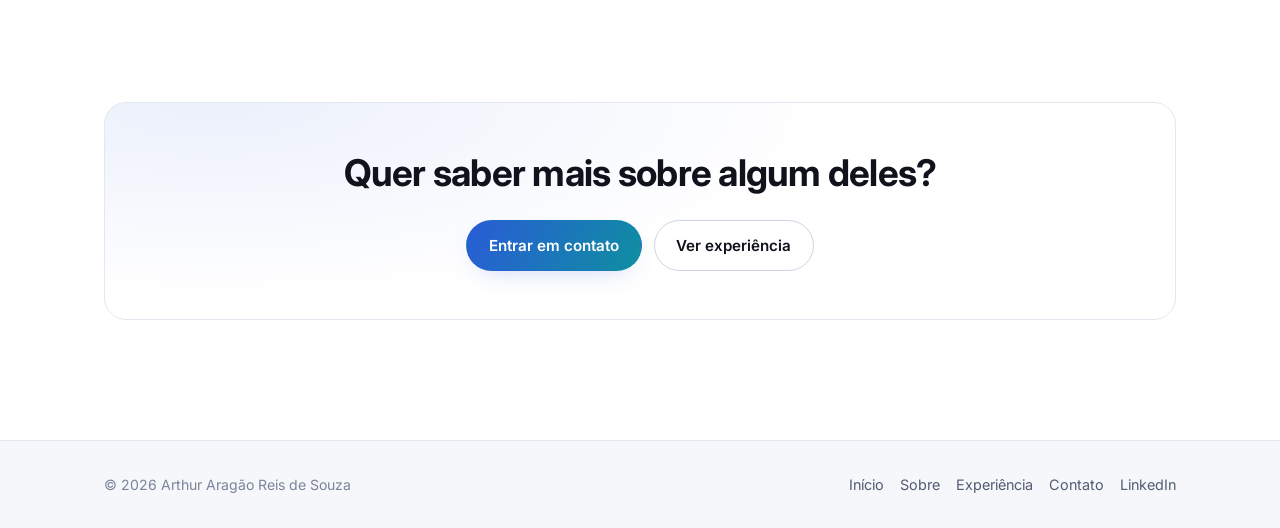
<file: projetos.html>
<!DOCTYPE html>
<html lang="pt-BR" data-theme="dark">
<head>
  <meta charset="UTF-8">
  <meta name="viewport" content="width=device-width, initial-scale=1.0">
  <title>Projetos — Arthur Aragão Reis de Souza</title>
  <meta name="description" content="Projetos acadêmicos desenvolvidos por Arthur Aragão Reis de Souza durante a graduação em Ciência da Computação na CESAR School.">
  <link rel="icon" href="data:image/svg+xml,<svg xmlns='http://www.w3.org/2000/svg' viewBox='0 0 100 100'><rect width='100' height='100' rx='22' fill='%234c7dff'/><text x='50' y='68' font-family='Segoe UI,Arial' font-size='52' font-weight='700' fill='white' text-anchor='middle'>AR</text></svg>">
  <link rel="preconnect" href="https://fonts.googleapis.com">
  <link rel="preconnect" href="https://fonts.gstatic.com" crossorigin>
  <link href="https://fonts.googleapis.com/css2?family=Inter:wght@400;500;600;700&family=JetBrains+Mono:wght@400;500&display=swap" rel="stylesheet">
  <link rel="stylesheet" href="assets/css/style.css">
  <!-- Aplica o tema antes da primeira pintura, evitando piscada de cor. -->
  <script>
    (function () {
      try {
        var t = localStorage.getItem("portfolio-tema");
        if (t !== "dark" && t !== "light") {
          t = matchMedia("(prefers-color-scheme: light)").matches ? "light" : "dark";
        }
        document.documentElement.setAttribute("data-theme", t);
      } catch (e) { /* localStorage bloqueado: mantém o tema padrão */ }
    })();
  </script>
</head>
<body>
  <a class="skip-link" href="#conteudo">Pular para o conteúdo</a>

  <header class="site-header">
    <div class="container nav">
      <a class="brand" href="index.html">
        <span class="brand__mark" aria-hidden="true">AR</span>
        <span>
          <span class="brand__name">Arthur Reis</span>
          <span class="brand__role">Dados &amp; Estratégia de Negócio</span>
        </span>
      </a>

      <ul class="nav__menu" id="menu-principal">
        <li><a class="nav__link" href="index.html">Início</a></li>
        <li><a class="nav__link" href="sobre.html">Sobre</a></li>
        <li><a class="nav__link" href="experiencia.html">Experiência</a></li>
        <li><a class="nav__link" href="projetos.html" aria-current="page">Projetos</a></li>
        <li><a class="nav__link" href="contato.html">Contato</a></li>
      </ul>

      <div class="nav__actions">
        <button type="button" class="icon-btn theme-toggle" aria-label="Alternar tema">
          <svg class="icon-sun" viewBox="0 0 24 24" fill="none" stroke="currentColor" stroke-width="2" stroke-linecap="round" aria-hidden="true">
            <circle cx="12" cy="12" r="4"/><path d="M12 2v2m0 16v2M4.9 4.9l1.4 1.4m11.4 11.4 1.4 1.4M2 12h2m16 0h2M4.9 19.1l1.4-1.4M17.7 6.3l1.4-1.4"/>
          </svg>
          <svg class="icon-moon" viewBox="0 0 24 24" fill="none" stroke="currentColor" stroke-width="2" stroke-linecap="round" stroke-linejoin="round" aria-hidden="true">
            <path d="M21 12.8A9 9 0 1 1 11.2 3a7 7 0 0 0 9.8 9.8z"/>
          </svg>
        </button>

        <button type="button" class="icon-btn nav__toggle" aria-expanded="false" aria-controls="menu-principal" aria-label="Abrir menu">
          <svg viewBox="0 0 24 24" fill="none" stroke="currentColor" stroke-width="2" stroke-linecap="round" aria-hidden="true">
            <path d="M4 7h16M4 12h16M4 17h16"/>
          </svg>
        </button>
      </div>
    </div>
  </header>

  <main id="conteudo">

    <section class="section">
      <div class="container">
        <div class="section-head reveal">
          <span class="eyebrow">Projetos acadêmicos</span>
          <h1>O que eu construí na graduação</h1>
          <p class="lead">
            Cinco projetos desenvolvidos ao longo do Bacharelado em Ciência da Computação
            na CESAR School — de sensores de vazão em um hotel a modelos preditivos para
            a piscicultura, quase sempre nascidos de uma dor real de cliente.
          </p>
        </div>

        <ul class="projects" data-projetos></ul>
      </div>
    </section>

    <section class="section section--tight">
      <div class="container">
        <div class="cta reveal">
          <h2>Quer saber mais sobre algum deles?</h2>
          <div class="btn-row">
            <a class="btn btn--primary" href="contato.html">Entrar em contato</a>
            <a class="btn btn--ghost" href="experiencia.html">Ver experiência</a>
          </div>
        </div>
      </div>
    </section>

  </main>

  <footer class="site-footer">
    <div class="container footer__inner">
      <p class="footer__copy">© <span data-ano>2026</span> Arthur Aragão Reis de Souza</p>
      <ul class="footer__links">
        <li><a href="index.html">Início</a></li>
        <li><a href="sobre.html">Sobre</a></li>
        <li><a href="experiencia.html">Experiência</a></li>
        <li><a href="contato.html">Contato</a></li>
        <li><a href="https://www.linkedin.com/in/arthur-a-reis" target="_blank" rel="noopener noreferrer">LinkedIn</a></li>
      </ul>
    </div>
  </footer>

  <script src="assets/js/projetos.js"></script>
  <script src="assets/js/main.js"></script>
</body>
</html>
</file>
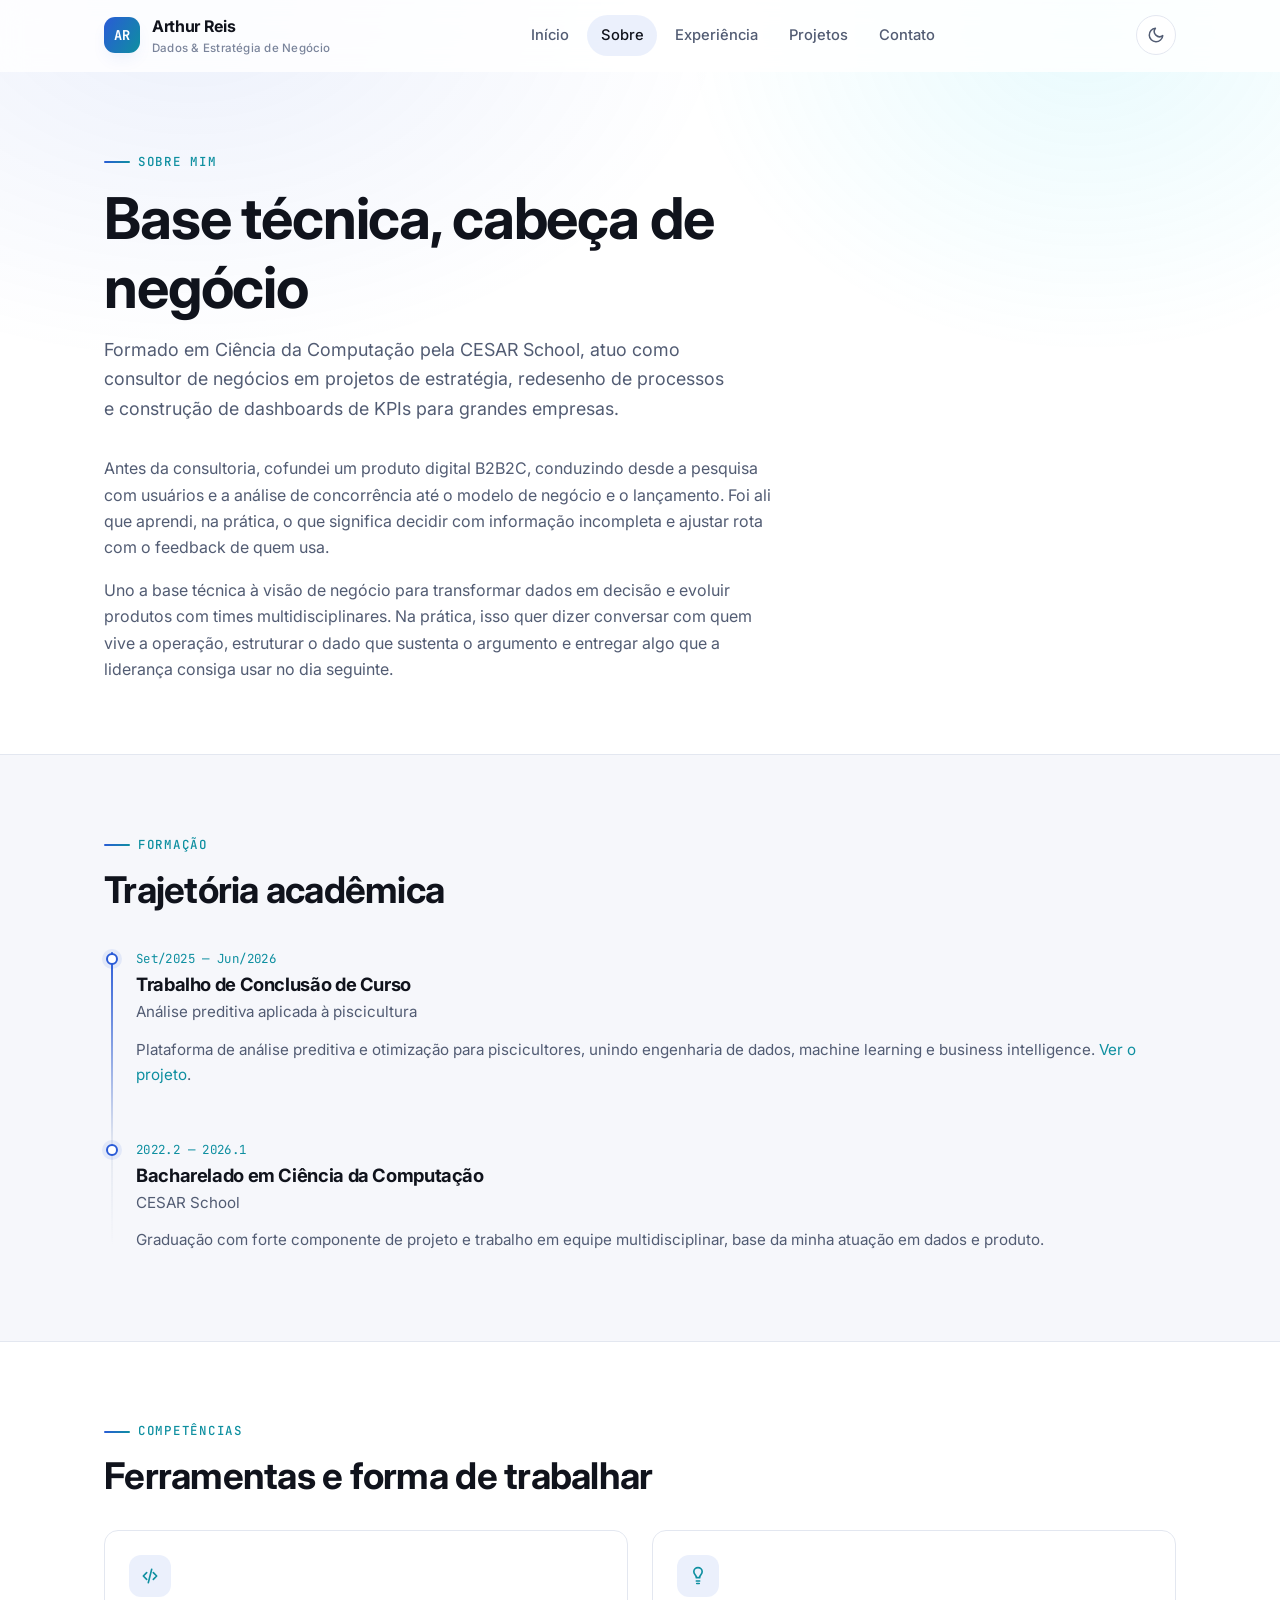
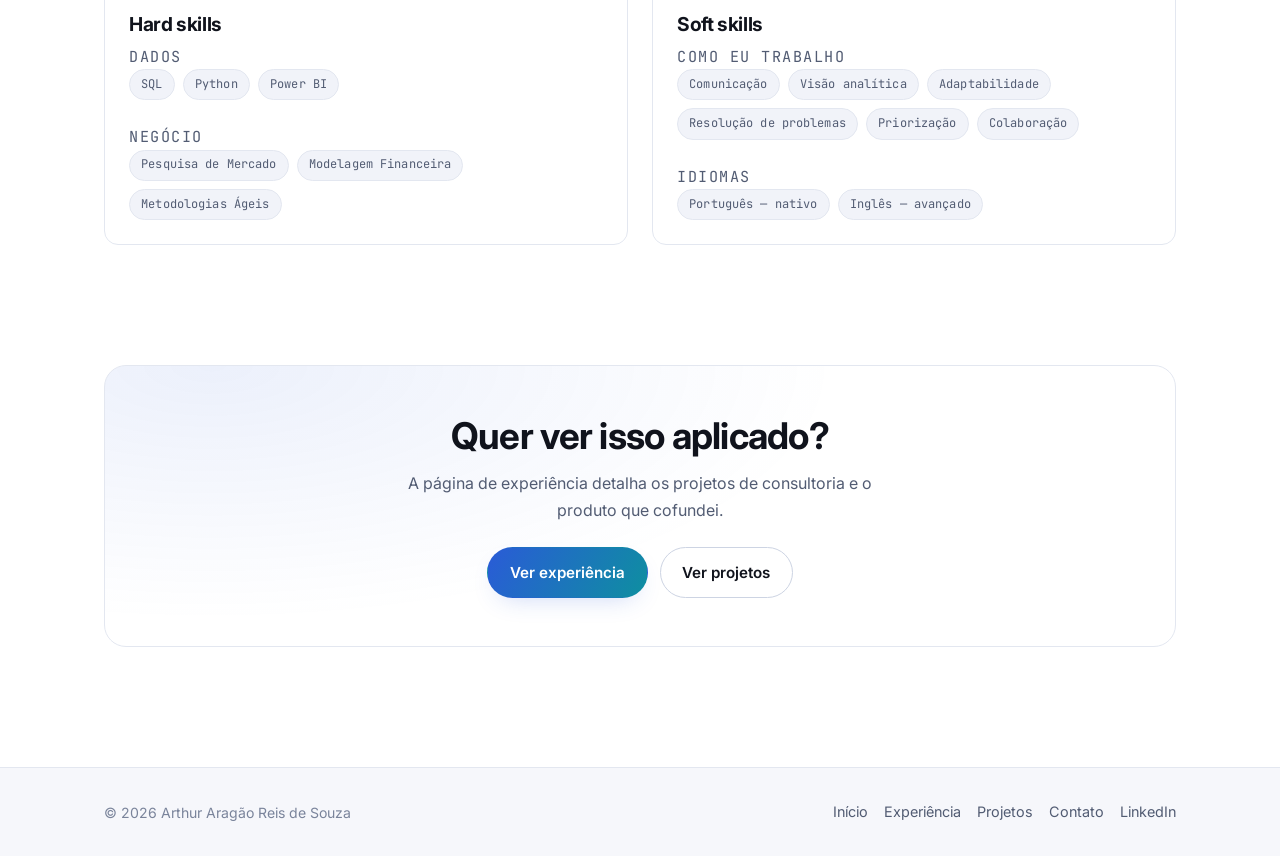
<file: sobre.html>
<!DOCTYPE html>
<html lang="pt-BR" data-theme="dark">
<head>
  <meta charset="UTF-8">
  <meta name="viewport" content="width=device-width, initial-scale=1.0">
  <title>Sobre — Arthur Aragão Reis de Souza</title>
  <meta name="description" content="Formação em Ciência da Computação pela CESAR School, competências técnicas e comportamentais de Arthur Aragão Reis de Souza.">
  <link rel="icon" href="data:image/svg+xml,<svg xmlns='http://www.w3.org/2000/svg' viewBox='0 0 100 100'><rect width='100' height='100' rx='22' fill='%234c7dff'/><text x='50' y='68' font-family='Segoe UI,Arial' font-size='52' font-weight='700' fill='white' text-anchor='middle'>AR</text></svg>">
  <link rel="preconnect" href="https://fonts.googleapis.com">
  <link rel="preconnect" href="https://fonts.gstatic.com" crossorigin>
  <link href="https://fonts.googleapis.com/css2?family=Inter:wght@400;500;600;700&family=JetBrains+Mono:wght@400;500&display=swap" rel="stylesheet">
  <link rel="stylesheet" href="assets/css/style.css">
  <!-- Aplica o tema antes da primeira pintura, evitando piscada de cor. -->
  <script>
    (function () {
      try {
        var t = localStorage.getItem("portfolio-tema");
        if (t !== "dark" && t !== "light") {
          t = matchMedia("(prefers-color-scheme: light)").matches ? "light" : "dark";
        }
        document.documentElement.setAttribute("data-theme", t);
      } catch (e) { /* localStorage bloqueado: mantém o tema padrão */ }
    })();
  </script>
</head>
<body>
  <a class="skip-link" href="#conteudo">Pular para o conteúdo</a>

  <header class="site-header">
    <div class="container nav">
      <a class="brand" href="index.html">
        <span class="brand__mark" aria-hidden="true">AR</span>
        <span>
          <span class="brand__name">Arthur Reis</span>
          <span class="brand__role">Dados &amp; Estratégia de Negócio</span>
        </span>
      </a>

      <ul class="nav__menu" id="menu-principal">
        <li><a class="nav__link" href="index.html">Início</a></li>
        <li><a class="nav__link" href="sobre.html" aria-current="page">Sobre</a></li>
        <li><a class="nav__link" href="experiencia.html">Experiência</a></li>
        <li><a class="nav__link" href="projetos.html">Projetos</a></li>
        <li><a class="nav__link" href="contato.html">Contato</a></li>
      </ul>

      <div class="nav__actions">
        <button type="button" class="icon-btn theme-toggle" aria-label="Alternar tema">
          <svg class="icon-sun" viewBox="0 0 24 24" fill="none" stroke="currentColor" stroke-width="2" stroke-linecap="round" aria-hidden="true">
            <circle cx="12" cy="12" r="4"/><path d="M12 2v2m0 16v2M4.9 4.9l1.4 1.4m11.4 11.4 1.4 1.4M2 12h2m16 0h2M4.9 19.1l1.4-1.4M17.7 6.3l1.4-1.4"/>
          </svg>
          <svg class="icon-moon" viewBox="0 0 24 24" fill="none" stroke="currentColor" stroke-width="2" stroke-linecap="round" stroke-linejoin="round" aria-hidden="true">
            <path d="M21 12.8A9 9 0 1 1 11.2 3a7 7 0 0 0 9.8 9.8z"/>
          </svg>
        </button>

        <button type="button" class="icon-btn nav__toggle" aria-expanded="false" aria-controls="menu-principal" aria-label="Abrir menu">
          <svg viewBox="0 0 24 24" fill="none" stroke="currentColor" stroke-width="2" stroke-linecap="round" aria-hidden="true">
            <path d="M4 7h16M4 12h16M4 17h16"/>
          </svg>
        </button>
      </div>
    </div>
  </header>

  <main id="conteudo">

    <section class="section">
      <div class="container">
        <div class="section-head reveal">
          <span class="eyebrow">Sobre mim</span>
          <h1>Base técnica, cabeça de negócio</h1>
          <p class="lead">
            Formado em Ciência da Computação pela CESAR School, atuo como consultor de
            negócios em projetos de estratégia, redesenho de processos e construção de
            dashboards de KPIs para grandes empresas.
          </p>
        </div>

        <div class="prose reveal">
          <p>
            Antes da consultoria, cofundei um produto digital B2B2C, conduzindo desde a
            pesquisa com usuários e a análise de concorrência até o modelo de negócio e o
            lançamento. Foi ali que aprendi, na prática, o que significa decidir com
            informação incompleta e ajustar rota com o feedback de quem usa.
          </p>
          <p>
            Uno a base técnica à visão de negócio para transformar dados em decisão e
            evoluir produtos com times multidisciplinares. Na prática, isso quer dizer
            conversar com quem vive a operação, estruturar o dado que sustenta o
            argumento e entregar algo que a liderança consiga usar no dia seguinte.
          </p>
        </div>
      </div>
    </section>

    <!-- ===== Formação ===== -->
    <section class="section section--alt">
      <div class="container">
        <div class="section-head reveal">
          <span class="eyebrow">Formação</span>
          <h2>Trajetória acadêmica</h2>
        </div>

        <ul class="timeline">
          <li class="timeline__item reveal">
            <span class="timeline__period">Set/2025 — Jun/2026</span>
            <h3 class="timeline__title">Trabalho de Conclusão de Curso</h3>
            <span class="timeline__org">Análise preditiva aplicada à piscicultura</span>
            <div class="timeline__body">
              <p>
                Plataforma de análise preditiva e otimização para piscicultores, unindo
                engenharia de dados, machine learning e business intelligence.
                <a href="projetos.html">Ver o projeto</a>.
              </p>
            </div>
          </li>

          <li class="timeline__item reveal">
            <span class="timeline__period">2022.2 — 2026.1</span>
            <h3 class="timeline__title">Bacharelado em Ciência da Computação</h3>
            <span class="timeline__org">CESAR School</span>
            <div class="timeline__body">
              <p>
                Graduação com forte componente de projeto e trabalho em equipe
                multidisciplinar, base da minha atuação em dados e produto.
              </p>
            </div>
          </li>
        </ul>
      </div>
    </section>

    <!-- ===== Competências ===== -->
    <section class="section">
      <div class="container">
        <div class="section-head reveal">
          <span class="eyebrow">Competências</span>
          <h2>Ferramentas e forma de trabalhar</h2>
        </div>

        <div class="grid grid--2">
          <article class="card reveal">
            <div class="card__icon" aria-hidden="true">
              <svg viewBox="0 0 24 24" fill="none" stroke="currentColor" stroke-width="2" stroke-linecap="round" stroke-linejoin="round">
                <path d="m8 16-4-4 4-4M16 8l4 4-4 4M14 4l-4 16"/>
              </svg>
            </div>
            <h3>Hard skills</h3>
            <div class="skill-group">
              <p class="skill-group__title">Dados</p>
              <ul class="tag-list">
                <li class="tag">SQL</li>
                <li class="tag">Python</li>
                <li class="tag">Power BI</li>
              </ul>
            </div>
            <div class="skill-group">
              <p class="skill-group__title">Negócio</p>
              <ul class="tag-list">
                <li class="tag">Pesquisa de Mercado</li>
                <li class="tag">Modelagem Financeira</li>
                <li class="tag">Metodologias Ágeis</li>
              </ul>
            </div>
          </article>

          <article class="card reveal">
            <div class="card__icon" aria-hidden="true">
              <svg viewBox="0 0 24 24" fill="none" stroke="currentColor" stroke-width="2" stroke-linecap="round" stroke-linejoin="round">
                <path d="M12 2a5 5 0 0 1 5 5c0 2-1 3-2 4.2-.7.9-1 1.8-1 2.8H10c0-1-.3-1.9-1-2.8C8 10 7 9 7 7a5 5 0 0 1 5-5z"/><path d="M10 18h4M10.5 21h3"/>
              </svg>
            </div>
            <h3>Soft skills</h3>
            <div class="skill-group">
              <p class="skill-group__title">Como eu trabalho</p>
              <ul class="tag-list">
                <li class="tag">Comunicação</li>
                <li class="tag">Visão analítica</li>
                <li class="tag">Adaptabilidade</li>
                <li class="tag">Resolução de problemas</li>
                <li class="tag">Priorização</li>
                <li class="tag">Colaboração</li>
              </ul>
            </div>
            <div class="skill-group">
              <p class="skill-group__title">Idiomas</p>
              <ul class="tag-list">
                <li class="tag">Português — nativo</li>
                <li class="tag">Inglês — avançado</li>
              </ul>
            </div>
          </article>
        </div>
      </div>
    </section>

    <section class="section section--tight">
      <div class="container">
        <div class="cta reveal">
          <h2>Quer ver isso aplicado?</h2>
          <p>A página de experiência detalha os projetos de consultoria e o produto que cofundei.</p>
          <div class="btn-row">
            <a class="btn btn--primary" href="experiencia.html">Ver experiência</a>
            <a class="btn btn--ghost" href="projetos.html">Ver projetos</a>
          </div>
        </div>
      </div>
    </section>

  </main>

  <footer class="site-footer">
    <div class="container footer__inner">
      <p class="footer__copy">© <span data-ano>2026</span> Arthur Aragão Reis de Souza</p>
      <ul class="footer__links">
        <li><a href="index.html">Início</a></li>
        <li><a href="experiencia.html">Experiência</a></li>
        <li><a href="projetos.html">Projetos</a></li>
        <li><a href="contato.html">Contato</a></li>
        <li><a href="https://www.linkedin.com/in/arthur-a-reis" target="_blank" rel="noopener noreferrer">LinkedIn</a></li>
      </ul>
    </div>
  </footer>

  <script src="assets/js/projetos.js"></script>
  <script src="assets/js/main.js"></script>
</body>
</html>
</file>
<file: assets/css/style.css>
/* =========================================================
   Portfólio — Arthur Reis
   Folha de estilo única, compartilhada por todas as páginas.
   Sumário:
     01. Tokens de design (cores, espaçamento, tipografia)
     02. Reset e base
     03. Utilitários de layout
     04. Cabeçalho e navegação
     05. Hero
     06. Cartões e seções
     07. Linha do tempo (formação e experiência)
     08. Grade de projetos
     09. Formulário e contato
     10. Rodapé
     11. Animações de entrada
     12. Responsivo
   ========================================================= */

/* ---------- 01. Tokens de design ---------- */
:root {
  /* Paleta base — tema escuro (padrão) */
  --bg: #0a0d16;
  --bg-soft: #10151f;
  --surface: #141a26;
  --surface-2: #1a2130;
  --border: #242c3d;
  --border-strong: #33405a;

  --text: #eef1f7;
  --text-muted: #a3adc2;
  --text-faint: #6f7b93;

  --accent: #4c7dff;
  --accent-2: #34d3e0;
  --accent-soft: rgba(76, 125, 255, 0.14);
  --accent-ring: rgba(76, 125, 255, 0.35);

  --gradient: linear-gradient(120deg, var(--accent) 0%, var(--accent-2) 100%);

  /* Espaçamento */
  --space-1: 0.25rem;
  --space-2: 0.5rem;
  --space-3: 0.75rem;
  --space-4: 1rem;
  --space-5: 1.5rem;
  --space-6: 2rem;
  --space-7: 3rem;
  --space-8: 4.5rem;
  --space-9: 7rem;

  /* Formas */
  --radius-sm: 8px;
  --radius: 14px;
  --radius-lg: 22px;
  --radius-full: 999px;

  --shadow-sm: 0 1px 2px rgba(0, 0, 0, 0.3);
  --shadow: 0 12px 32px -12px rgba(0, 0, 0, 0.55);
  --shadow-lg: 0 28px 60px -20px rgba(0, 0, 0, 0.65);

  /* Tipografia */
  --font-sans: "Inter", -apple-system, BlinkMacSystemFont, "Segoe UI", Roboto,
    "Helvetica Neue", Arial, sans-serif;
  --font-mono: "JetBrains Mono", ui-monospace, SFMono-Regular, "SF Mono",
    Menlo, Consolas, monospace;

  --container: 1120px;
  --header-h: 72px;
}

/* Tema claro */
[data-theme="light"] {
  --bg: #ffffff;
  --bg-soft: #f6f7fb;
  --surface: #ffffff;
  --surface-2: #f1f3f9;
  --border: #e3e7f0;
  --border-strong: #cdd4e3;

  --text: #10131c;
  --text-muted: #525c73;
  --text-faint: #7a849b;

  --accent: #2a5bd7;
  --accent-2: #0e8fa0;
  --accent-soft: rgba(42, 91, 215, 0.09);
  --accent-ring: rgba(42, 91, 215, 0.28);

  --shadow-sm: 0 1px 2px rgba(16, 19, 28, 0.06);
  --shadow: 0 12px 32px -14px rgba(16, 19, 28, 0.18);
  --shadow-lg: 0 28px 60px -22px rgba(16, 19, 28, 0.22);
}

/* ---------- 02. Reset e base ---------- */
*,
*::before,
*::after {
  box-sizing: border-box;
}

html {
  scroll-behavior: smooth;
  scroll-padding-top: calc(var(--header-h) + 1rem);
  -webkit-text-size-adjust: 100%;
}

body {
  margin: 0;
  background-color: var(--bg);
  color: var(--text);
  font-family: var(--font-sans);
  font-size: 1rem;
  line-height: 1.65;
  -webkit-font-smoothing: antialiased;
  text-rendering: optimizeLegibility;
  transition: background-color 0.25s ease, color 0.25s ease;
}

/* Brilho ambiente no topo da página */
body::before {
  content: "";
  position: fixed;
  inset: 0 0 auto 0;
  height: 520px;
  pointer-events: none;
  z-index: 0;
  background:
    radial-gradient(60% 100% at 15% 0%, var(--accent-soft) 0%, transparent 70%),
    radial-gradient(45% 90% at 85% 5%, rgba(34, 211, 238, 0.1) 0%, transparent 70%);
}

h1, h2, h3, h4 {
  margin: 0 0 var(--space-3);
  line-height: 1.2;
  font-weight: 700;
  letter-spacing: -0.02em;
}

h1 { font-size: clamp(2.1rem, 5.5vw, 3.6rem); }
h2 { font-size: clamp(1.6rem, 3.4vw, 2.3rem); }
h3 { font-size: 1.2rem; }

p { margin: 0 0 var(--space-4); }

a {
  color: var(--accent-2);
  text-decoration: none;
  transition: color 0.18s ease;
}
a:hover { color: var(--accent); }

img { max-width: 100%; height: auto; display: block; }

ul { margin: 0; padding: 0; }

:focus-visible {
  outline: 2px solid var(--accent);
  outline-offset: 3px;
  border-radius: var(--radius-sm);
}

::selection {
  background: var(--accent);
  color: #fff;
}

/* Link de acessibilidade "pular para o conteúdo" */
.skip-link {
  position: absolute;
  left: -9999px;
  top: 0;
  z-index: 999;
  padding: var(--space-3) var(--space-4);
  background: var(--accent);
  color: #fff;
  border-radius: 0 0 var(--radius) 0;
}
.skip-link:focus {
  left: 0;
  color: #fff;
}

/* ---------- 03. Utilitários de layout ---------- */
.container {
  width: 100%;
  max-width: var(--container);
  margin-inline: auto;
  padding-inline: var(--space-5);
  position: relative;
  z-index: 1;
}

.section {
  padding-block: var(--space-8);
}

.section--tight { padding-block: var(--space-7); }

.section--alt {
  background: var(--bg-soft);
  border-block: 1px solid var(--border);
}

.section-head {
  max-width: 62ch;
  margin-bottom: var(--space-6);
}

.section-head p {
  color: var(--text-muted);
  margin-bottom: 0;
}

.eyebrow {
  display: inline-flex;
  align-items: center;
  gap: var(--space-2);
  font-family: var(--font-mono);
  font-size: 0.78rem;
  font-weight: 500;
  letter-spacing: 0.14em;
  text-transform: uppercase;
  color: var(--accent-2);
  margin-bottom: var(--space-3);
}

.eyebrow::before {
  content: "";
  width: 26px;
  height: 2px;
  border-radius: 2px;
  background: var(--gradient);
}

.text-gradient {
  background: var(--gradient);
  -webkit-background-clip: text;
  background-clip: text;
  color: transparent;
}

.lead {
  font-size: 1.12rem;
  color: var(--text-muted);
  max-width: 62ch;
}

/* Blocos de texto corrido: limita a largura para manter a leitura confortável. */
.prose {
  max-width: 68ch;
  color: var(--text-muted);
}

.prose p:last-child { margin-bottom: 0; }

.grid { display: grid; gap: var(--space-5); }
.grid--2 { grid-template-columns: repeat(auto-fit, minmax(280px, 1fr)); }
.grid--3 { grid-template-columns: repeat(auto-fit, minmax(260px, 1fr)); }

.stack > * + * { margin-top: var(--space-4); }

.visually-hidden {
  position: absolute;
  width: 1px; height: 1px;
  padding: 0; margin: -1px;
  overflow: hidden;
  clip: rect(0 0 0 0);
  white-space: nowrap;
  border: 0;
}

/* Botões */
.btn {
  display: inline-flex;
  align-items: center;
  justify-content: center;
  gap: var(--space-2);
  padding: 0.75rem 1.35rem;
  border: 1px solid transparent;
  border-radius: var(--radius-full);
  font-size: 0.95rem;
  font-weight: 600;
  font-family: inherit;
  cursor: pointer;
  transition: transform 0.18s ease, box-shadow 0.18s ease,
    background-color 0.18s ease, border-color 0.18s ease, color 0.18s ease;
}

.btn:hover { transform: translateY(-2px); }
.btn:active { transform: translateY(0); }

.btn--primary {
  background: var(--gradient);
  color: #fff;
  box-shadow: 0 10px 26px -12px var(--accent-ring);
}
.btn--primary:hover {
  color: #fff;
  box-shadow: 0 16px 34px -12px var(--accent-ring);
}

.btn--ghost {
  background: transparent;
  border-color: var(--border-strong);
  color: var(--text);
}
.btn--ghost:hover {
  color: var(--text);
  border-color: var(--accent);
  background: var(--accent-soft);
}

.btn-row {
  display: flex;
  flex-wrap: wrap;
  gap: var(--space-3);
  margin-top: var(--space-5);
}

/* Etiquetas / chips */
.tag {
  display: inline-block;
  padding: 0.3rem 0.7rem;
  border: 1px solid var(--border);
  border-radius: var(--radius-full);
  background: var(--surface-2);
  color: var(--text-muted);
  font-family: var(--font-mono);
  font-size: 0.75rem;
  letter-spacing: 0.01em;
  white-space: nowrap;
}

.tag-list {
  display: flex;
  flex-wrap: wrap;
  gap: var(--space-2);
  list-style: none;
}

/* ---------- 04. Cabeçalho e navegação ---------- */
.site-header {
  position: sticky;
  top: 0;
  z-index: 50;
  height: var(--header-h);
  display: flex;
  align-items: center;
  background: color-mix(in srgb, var(--bg) 82%, transparent);
  backdrop-filter: blur(14px);
  -webkit-backdrop-filter: blur(14px);
  border-bottom: 1px solid transparent;
  transition: border-color 0.25s ease, background-color 0.25s ease;
}

.site-header.is-scrolled {
  border-bottom-color: var(--border);
  box-shadow: var(--shadow-sm);
}

.nav {
  display: flex;
  align-items: center;
  justify-content: space-between;
  gap: var(--space-4);
}

.brand {
  display: inline-flex;
  align-items: center;
  gap: var(--space-3);
  color: var(--text);
  font-weight: 700;
  letter-spacing: -0.02em;
}
.brand:hover { color: var(--text); }

.brand__mark {
  display: grid;
  place-items: center;
  width: 36px;
  height: 36px;
  border-radius: 11px;
  background: var(--gradient);
  color: #fff;
  font-family: var(--font-mono);
  font-size: 0.85rem;
  font-weight: 700;
  box-shadow: 0 8px 20px -10px var(--accent-ring);
}

.brand__name { font-size: 1rem; }
.brand__role {
  display: block;
  font-size: 0.72rem;
  font-weight: 500;
  color: var(--text-faint);
  letter-spacing: 0.02em;
}

.nav__menu {
  display: flex;
  align-items: center;
  gap: var(--space-1);
  list-style: none;
}

.nav__link {
  display: block;
  padding: 0.5rem 0.85rem;
  border-radius: var(--radius-full);
  color: var(--text-muted);
  font-size: 0.92rem;
  font-weight: 500;
  transition: color 0.18s ease, background-color 0.18s ease;
}

.nav__link:hover {
  color: var(--text);
  background: var(--surface-2);
}

.nav__link[aria-current="page"] {
  color: var(--text);
  background: var(--accent-soft);
}

.nav__actions {
  display: flex;
  align-items: center;
  gap: var(--space-2);
}

.icon-btn {
  display: grid;
  place-items: center;
  width: 40px;
  height: 40px;
  padding: 0;
  border: 1px solid var(--border);
  border-radius: var(--radius-full);
  background: var(--surface);
  color: var(--text-muted);
  cursor: pointer;
  transition: color 0.18s ease, border-color 0.18s ease, background-color 0.18s ease;
}

.icon-btn:hover {
  color: var(--text);
  border-color: var(--border-strong);
  background: var(--surface-2);
}

.icon-btn svg { width: 18px; height: 18px; }

/* Ícones do alternador de tema: mostra um por vez */
.theme-toggle .icon-moon { display: none; }
[data-theme="light"] .theme-toggle .icon-moon { display: block; }
[data-theme="light"] .theme-toggle .icon-sun { display: none; }

.nav__toggle { display: none; }

/* ---------- 05. Hero ---------- */
.hero {
  position: relative;
  padding-block: clamp(var(--space-7), 9vw, var(--space-9));
  overflow: hidden;
}

.hero__grid {
  display: grid;
  grid-template-columns: 1.25fr 0.85fr;
  gap: var(--space-7);
  align-items: center;
}

.hero__status {
  display: inline-flex;
  align-items: center;
  gap: var(--space-2);
  padding: 0.35rem 0.85rem 0.35rem 0.6rem;
  border: 1px solid var(--border);
  border-radius: var(--radius-full);
  background: var(--surface);
  font-size: 0.83rem;
  color: var(--text-muted);
  margin-bottom: var(--space-5);
}

.hero__status .dot {
  width: 8px;
  height: 8px;
  border-radius: 50%;
  background: #22c55e;
  box-shadow: 0 0 0 4px rgba(34, 197, 94, 0.16);
}

.hero h1 { margin-bottom: var(--space-4); }

.hero__title-line { display: block; }

.hero__desc {
  font-size: 1.1rem;
  color: var(--text-muted);
  max-width: 54ch;
}

/* Cartão do perfil */
.profile-card {
  position: relative;
  padding: var(--space-6);
  border: 1px solid var(--border);
  border-radius: var(--radius-lg);
  background: var(--surface);
  box-shadow: var(--shadow-lg);
}

.profile-card::before {
  content: "";
  position: absolute;
  inset: -1px;
  border-radius: inherit;
  padding: 1px;
  background: linear-gradient(160deg, var(--accent-ring), transparent 55%);
  -webkit-mask: linear-gradient(#000 0 0) content-box, linear-gradient(#000 0 0);
  -webkit-mask-composite: xor;
  mask: linear-gradient(#000 0 0) content-box, linear-gradient(#000 0 0);
  mask-composite: exclude;
  pointer-events: none;
}

.profile-card__avatar {
  width: 92px;
  height: 92px;
  border-radius: var(--radius-lg);
  background: var(--gradient);
  display: grid;
  place-items: center;
  color: #fff;
  font-size: 2rem;
  font-weight: 700;
  letter-spacing: -0.03em;
  margin-bottom: var(--space-4);
  box-shadow: 0 14px 30px -14px var(--accent-ring);
}

.profile-card h2 {
  font-size: 1.3rem;
  margin-bottom: var(--space-1);
}

.profile-card__role {
  color: var(--accent-2);
  font-family: var(--font-mono);
  font-size: 0.85rem;
  margin-bottom: var(--space-5);
}

.profile-card__list {
  list-style: none;
  display: grid;
  gap: var(--space-3);
  font-size: 0.92rem;
}

.profile-card__list li {
  display: flex;
  align-items: center;
  gap: var(--space-3);
  color: var(--text-muted);
}

.profile-card__list svg {
  width: 17px;
  height: 17px;
  flex-shrink: 0;
  color: var(--text-faint);
}

/* ---------- 06. Cartões e seções ---------- */
.card {
  position: relative;
  padding: var(--space-5);
  border: 1px solid var(--border);
  border-radius: var(--radius);
  background: var(--surface);
  transition: transform 0.2s ease, border-color 0.2s ease, box-shadow 0.2s ease;
}

.card:hover {
  transform: translateY(-3px);
  border-color: var(--border-strong);
  box-shadow: var(--shadow);
}

.card h3 { margin-bottom: var(--space-2); }

.card p {
  color: var(--text-muted);
  font-size: 0.95rem;
  margin-bottom: 0;
}

.card__icon {
  display: grid;
  place-items: center;
  width: 42px;
  height: 42px;
  margin-bottom: var(--space-4);
  border-radius: 12px;
  background: var(--accent-soft);
  color: var(--accent-2);
}
.card__icon svg { width: 20px; height: 20px; }

/* Blocos de competências */
.skill-group + .skill-group { margin-top: var(--space-5); }

.skill-group__title {
  font-size: 0.8rem;
  font-family: var(--font-mono);
  text-transform: uppercase;
  letter-spacing: 0.1em;
  color: var(--text-faint);
  margin-bottom: var(--space-3);
}

/* Aviso de conteúdo pendente */
.placeholder-note {
  display: flex;
  gap: var(--space-3);
  padding: var(--space-4) var(--space-5);
  border: 1px dashed var(--border-strong);
  border-radius: var(--radius);
  background: var(--surface-2);
  color: var(--text-muted);
  font-size: 0.9rem;
}

.placeholder-note strong { color: var(--text); }
.placeholder-note svg {
  width: 20px;
  height: 20px;
  flex-shrink: 0;
  color: var(--accent-2);
  margin-top: 2px;
}

/* ---------- 07. Linha do tempo ---------- */
.timeline {
  position: relative;
  list-style: none;
  padding-left: var(--space-6);
}

.timeline::before {
  content: "";
  position: absolute;
  left: 7px;
  top: 8px;
  bottom: 8px;
  width: 2px;
  border-radius: 2px;
  background: linear-gradient(
    to bottom,
    var(--accent) 0%,
    var(--border) 65%,
    transparent 100%
  );
}

.timeline__item {
  position: relative;
  padding-bottom: var(--space-6);
}

.timeline__item:last-child { padding-bottom: 0; }

.timeline__item::before {
  content: "";
  position: absolute;
  left: calc(-1 * var(--space-6) + 2px);
  top: 9px;
  width: 12px;
  height: 12px;
  border-radius: 50%;
  background: var(--bg);
  border: 2px solid var(--accent);
  box-shadow: 0 0 0 4px var(--accent-soft);
}

.timeline__period {
  display: inline-block;
  font-family: var(--font-mono);
  font-size: 0.78rem;
  color: var(--accent-2);
  letter-spacing: 0.03em;
  margin-bottom: var(--space-1);
}

.timeline__title {
  font-size: 1.15rem;
  margin-bottom: var(--space-1);
}

.timeline__org {
  display: block;
  color: var(--text-muted);
  font-size: 0.95rem;
  margin-bottom: var(--space-3);
}

.timeline__body {
  color: var(--text-muted);
  font-size: 0.95rem;
}

/* Listas de tópicos dentro da linha do tempo.
   O :not() preserva o visual de chip das etiquetas (.tag-list). */
.timeline__body ul:not(.tag-list) {
  list-style: none;
  display: grid;
  gap: var(--space-2);
  margin-bottom: var(--space-4);
}

.timeline__body ul:not(.tag-list) li {
  position: relative;
  padding-left: var(--space-5);
}

.timeline__body ul:not(.tag-list) li::before {
  content: "";
  position: absolute;
  left: 0;
  top: 0.62em;
  width: 6px;
  height: 6px;
  border-radius: 50%;
  background: var(--accent);
  opacity: 0.6;
}

/* ---------- 08. Grade de projetos ---------- */
.projects {
  display: grid;
  grid-template-columns: repeat(auto-fill, minmax(300px, 1fr));
  gap: var(--space-5);
  list-style: none;
}

.project {
  display: flex;
  flex-direction: column;
  overflow: hidden;
  padding: 0;
}

.project__cover {
  position: relative;
  aspect-ratio: 16 / 9;
  display: grid;
  place-items: center;
  background:
    radial-gradient(120% 120% at 20% 0%, var(--accent-soft), transparent 60%),
    var(--surface-2);
  border-bottom: 1px solid var(--border);
  color: var(--accent-2);
  font-family: var(--font-mono);
  font-size: 2rem;
  font-weight: 700;
  letter-spacing: -0.02em;
}

.project__cover img {
  width: 100%;
  height: 100%;
  object-fit: cover;
}

.project__body {
  display: flex;
  flex-direction: column;
  flex: 1;
  padding: var(--space-5);
  gap: var(--space-3);
}

.project__meta {
  display: flex;
  align-items: center;
  gap: var(--space-2);
  font-family: var(--font-mono);
  font-size: 0.75rem;
  color: var(--text-faint);
  text-transform: uppercase;
  letter-spacing: 0.08em;
}

.project__title { margin: 0; }

.project__desc {
  color: var(--text-muted);
  font-size: 0.94rem;
  margin: 0;
  flex: 1;
}

.project__links {
  display: flex;
  gap: var(--space-4);
  padding-top: var(--space-2);
  font-size: 0.88rem;
  font-weight: 600;
}

.project__links a {
  display: inline-flex;
  align-items: center;
  gap: var(--space-2);
}

.project__links svg { width: 15px; height: 15px; }

/* Espaço reservado enquanto a lista de projetos não chega */
.project--slot {
  border-style: dashed;
  background: transparent;
  box-shadow: none;
}

.project--slot:hover { transform: none; box-shadow: none; }

.project--slot .project__cover {
  background: transparent;
  border-bottom-style: dashed;
  color: var(--text-faint);
}

/* ---------- 09. Contato ---------- */
.contact-grid {
  display: grid;
  grid-template-columns: 0.9fr 1.1fr;
  gap: var(--space-7);
  align-items: start;
}

.contact-list {
  list-style: none;
  display: grid;
  gap: var(--space-3);
}

.contact-item {
  display: flex;
  align-items: center;
  gap: var(--space-4);
  padding: var(--space-4);
  border: 1px solid var(--border);
  border-radius: var(--radius);
  background: var(--surface);
  transition: border-color 0.18s ease, transform 0.18s ease;
}

.contact-item:hover {
  border-color: var(--accent);
  transform: translateX(3px);
}

.contact-item__icon {
  display: grid;
  place-items: center;
  width: 40px;
  height: 40px;
  flex-shrink: 0;
  border-radius: 11px;
  background: var(--accent-soft);
  color: var(--accent-2);
}
.contact-item__icon svg { width: 18px; height: 18px; }

.contact-item__label {
  display: block;
  font-size: 0.78rem;
  color: var(--text-faint);
  text-transform: uppercase;
  letter-spacing: 0.08em;
}

.contact-item__value {
  color: var(--text);
  font-weight: 500;
  word-break: break-word;
}

.form {
  display: grid;
  gap: var(--space-4);
  padding: var(--space-6);
  border: 1px solid var(--border);
  border-radius: var(--radius-lg);
  background: var(--surface);
  box-shadow: var(--shadow);
}

.field { display: grid; gap: var(--space-2); }

.field label {
  font-size: 0.88rem;
  font-weight: 600;
}

.field input,
.field textarea {
  width: 100%;
  padding: 0.75rem 0.9rem;
  border: 1px solid var(--border);
  border-radius: var(--radius-sm);
  background: var(--bg-soft);
  color: var(--text);
  font-family: inherit;
  font-size: 0.95rem;
  transition: border-color 0.18s ease, box-shadow 0.18s ease;
}

.field input:focus,
.field textarea:focus {
  outline: none;
  border-color: var(--accent);
  box-shadow: 0 0 0 3px var(--accent-ring);
}

.field textarea { resize: vertical; min-height: 130px; }

.form__hint {
  font-size: 0.82rem;
  color: var(--text-faint);
  margin: 0;
}

/* Faixa de chamada final */
.cta {
  position: relative;
  overflow: hidden;
  padding: var(--space-7);
  border: 1px solid var(--border);
  border-radius: var(--radius-lg);
  background:
    radial-gradient(90% 140% at 10% 0%, var(--accent-soft), transparent 65%),
    var(--surface);
  text-align: center;
}

.cta h2 { margin-bottom: var(--space-3); }
.cta p { color: var(--text-muted); max-width: 52ch; margin-inline: auto; }
.cta .btn-row { justify-content: center; }

/* ---------- 10. Rodapé ---------- */
.site-footer {
  margin-top: var(--space-8);
  padding-block: var(--space-6);
  border-top: 1px solid var(--border);
  background: var(--bg-soft);
}

.footer__inner {
  display: flex;
  flex-wrap: wrap;
  align-items: center;
  justify-content: space-between;
  gap: var(--space-4);
}

.footer__copy {
  color: var(--text-faint);
  font-size: 0.88rem;
  margin: 0;
}

.footer__links {
  display: flex;
  flex-wrap: wrap;
  gap: var(--space-4);
  list-style: none;
  font-size: 0.9rem;
}

.footer__links a { color: var(--text-muted); }
.footer__links a:hover { color: var(--accent-2); }

/* ---------- 11. Animações de entrada ---------- */
.reveal {
  opacity: 0;
  transform: translateY(18px);
  transition: opacity 0.6s cubic-bezier(0.2, 0.8, 0.2, 1),
    transform 0.6s cubic-bezier(0.2, 0.8, 0.2, 1);
}

.reveal.is-visible {
  opacity: 1;
  transform: none;
}

@media (prefers-reduced-motion: reduce) {
  html { scroll-behavior: auto; }
  *,
  *::before,
  *::after {
    animation-duration: 0.001ms !important;
    transition-duration: 0.001ms !important;
  }
  .reveal { opacity: 1; transform: none; }
}

/* ---------- 12. Responsivo ---------- */
@media (max-width: 900px) {
  .hero__grid { grid-template-columns: 1fr; }
  .contact-grid { grid-template-columns: 1fr; gap: var(--space-6); }
}

@media (max-width: 780px) {
  .nav__toggle { display: grid; }

  .nav__menu {
    position: fixed;
    inset: var(--header-h) 0 auto 0;
    flex-direction: column;
    align-items: stretch;
    gap: var(--space-1);
    padding: var(--space-4) var(--space-5) var(--space-6);
    background: var(--bg);
    border-bottom: 1px solid var(--border);
    box-shadow: var(--shadow);
    transform: translateY(-12px);
    opacity: 0;
    visibility: hidden;
    transition: opacity 0.2s ease, transform 0.2s ease, visibility 0.2s;
  }

  .nav__menu.is-open {
    transform: none;
    opacity: 1;
    visibility: visible;
  }

  .nav__link {
    padding: 0.7rem 0.9rem;
    border-radius: var(--radius-sm);
    font-size: 1rem;
  }

  .brand__role { display: none; }
}

@media (max-width: 560px) {
  .section { padding-block: var(--space-7); }
  .form, .cta, .profile-card { padding: var(--space-5); }
  .btn { width: 100%; }
  .btn-row { flex-direction: column; }
}

@media print {
  .site-header, .site-footer, .btn-row, .form { display: none; }
  body { background: #fff; color: #000; }
}
</file>
